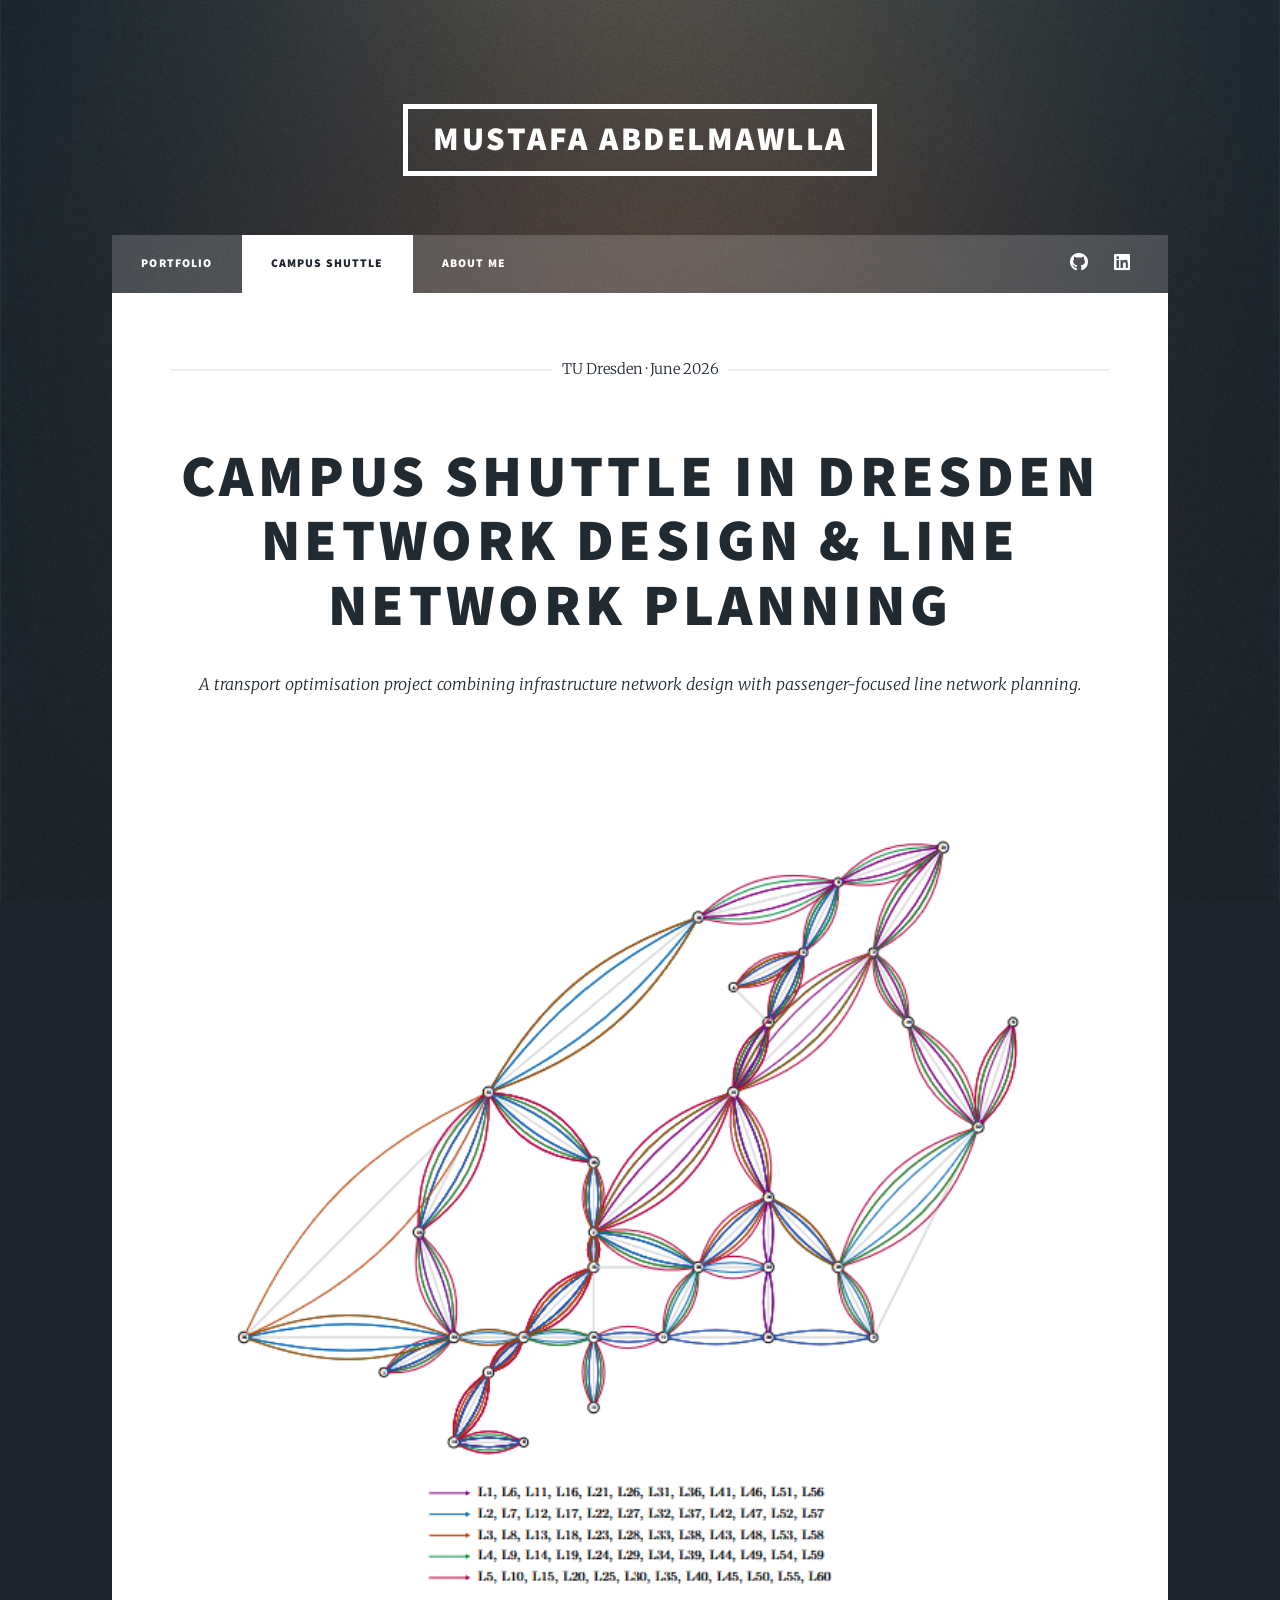
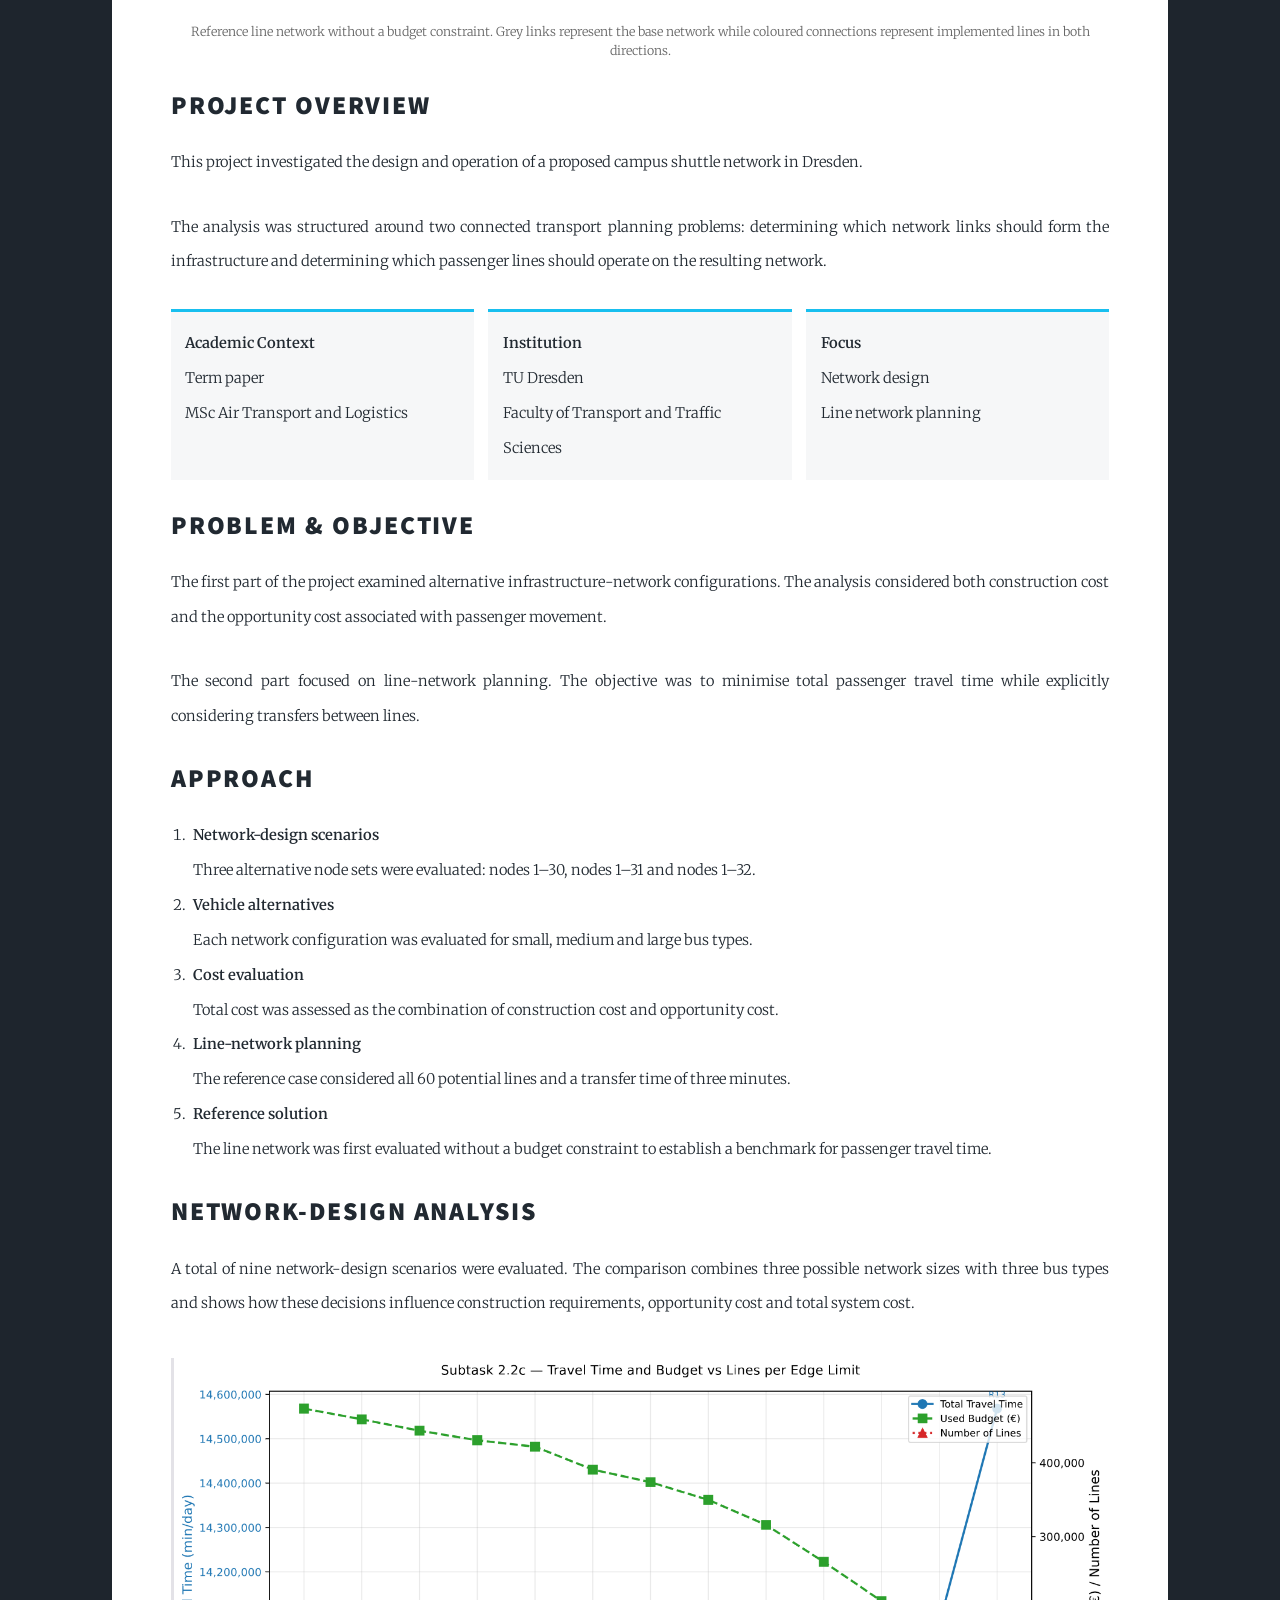
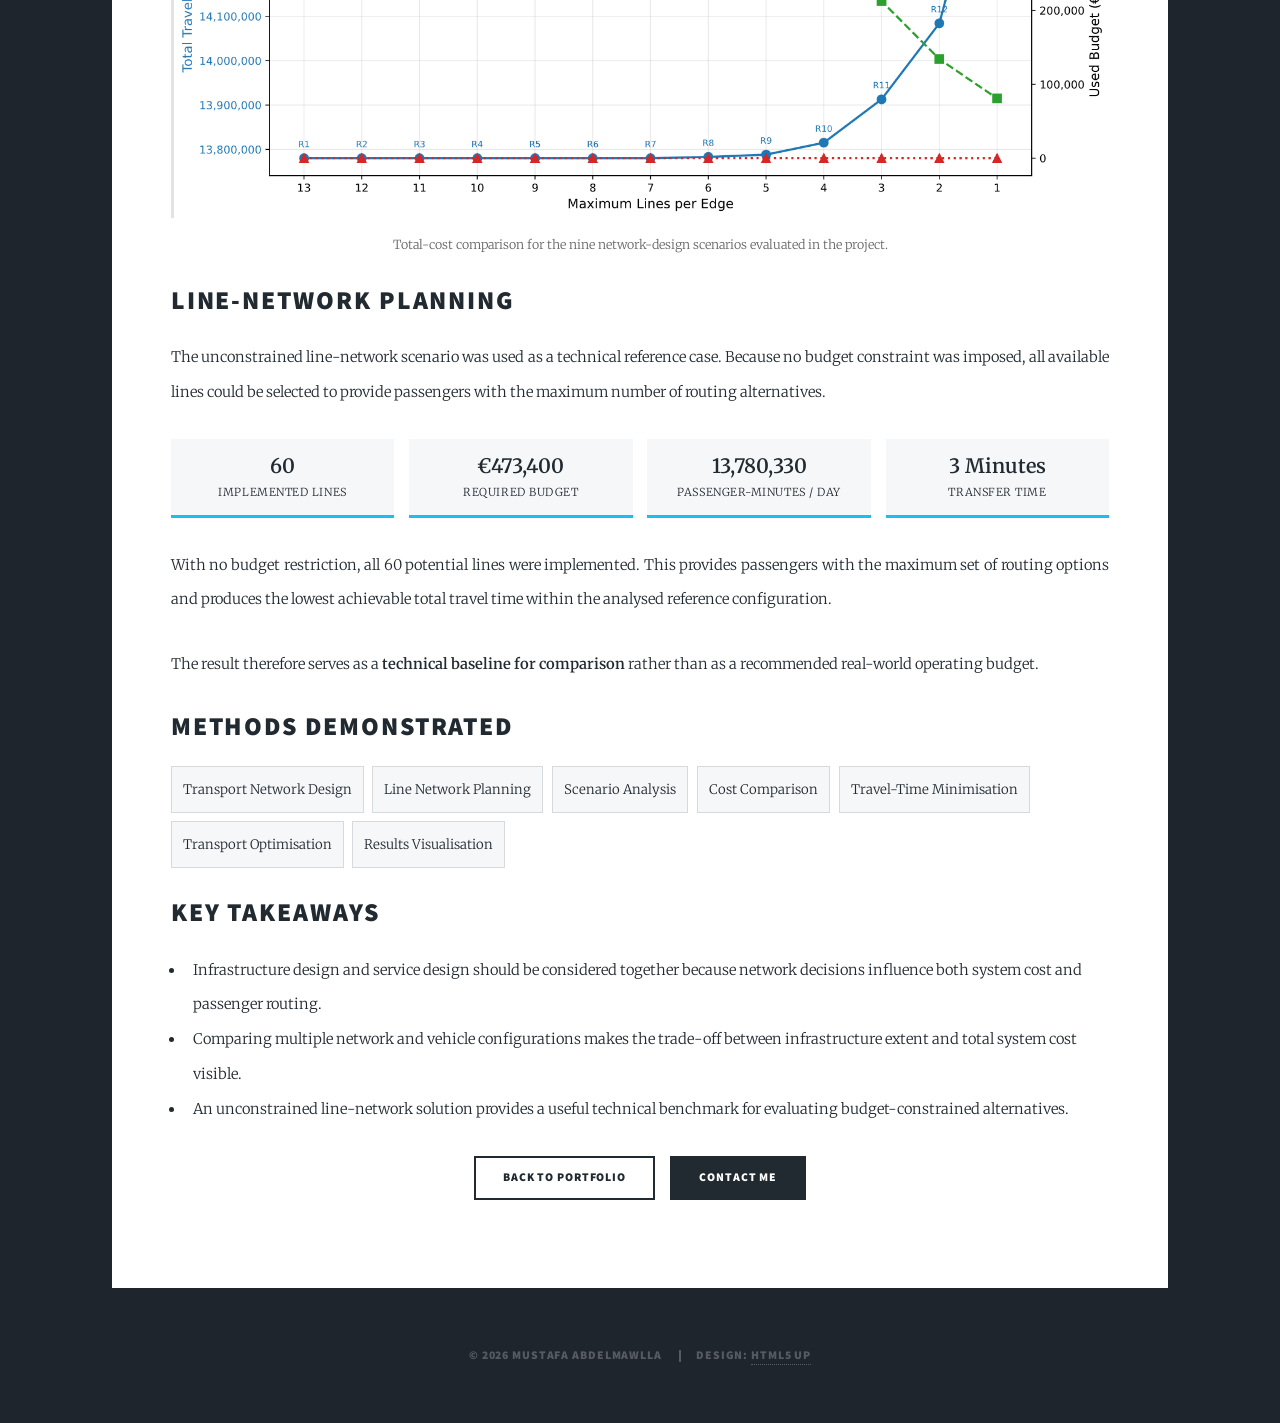
<file: campus-shuttle.html>
<!DOCTYPE HTML>
<html lang="en">

<head>
    <title>Campus Shuttle in Dresden | Mustafa Abdelmawlla</title>
    <meta charset="utf-8" />
    <meta name="viewport" content="width=device-width, initial-scale=1, user-scalable=no" />
    <meta name="description"
        content="TU Dresden project on campus shuttle network design and line network planning." />

    <link rel="stylesheet" href="assets/css/main.css" />
    <link rel="stylesheet" href="assets/css/portfolio-custom.css" />

    <noscript>
        <link rel="stylesheet" href="assets/css/noscript.css" />
    </noscript>
</head>

<body class="is-preload">

    <div id="wrapper">

        <header id="header">
            <a href="index.html" class="logo">Mustafa Abdelmawlla</a>
        </header>

        <nav id="nav">

            <ul class="links">
                <li>
                    <a href="index.html">Portfolio</a>
                </li>

                <li class="active">
                    <a href="campus-shuttle.html">Campus Shuttle</a>
                </li>

                <li>
                    <a href="generic.html">About Me</a>
                </li>
            </ul>

            <ul class="icons">

                <li>
                    <a href="https://github.com/mus-nasser"
                        class="icon brands fa-github">
                        <span class="label">GitHub</span>
                    </a>
                </li>

                <li>
                    <a href="https://www.linkedin.com/in/mawlla/"
                        class="icon brands fa-linkedin">
                        <span class="label">LinkedIn</span>
                    </a>
                </li>

            </ul>

        </nav>

        <div id="main">

            <section class="post">

                <header class="major">

                    <span class="date">
                        TU Dresden · June 2026
                    </span>

                    <h1>
                        Campus Shuttle in Dresden
                        <br />
                        Network Design &amp; Line Network Planning
                    </h1>

                    <p>
                        A transport optimisation project combining
                        infrastructure network design with
                        passenger-focused line network planning.
                    </p>

                </header>

                <span class="image fit">
                    <img
                        src="images/campus-shuttle-network-map.png"
                        alt="Campus shuttle line network in Dresden" />
                </span>

                <p class="image-caption">
                    Reference line network without a budget constraint.
                    Grey links represent the base network while coloured
                    connections represent implemented lines in both directions.
                </p>

                <h2>Project Overview</h2>

                <p>
                    This project investigated the design and operation of a
                    proposed campus shuttle network in Dresden.
                </p>

                <p>
                    The analysis was structured around two connected transport
                    planning problems: determining which network links should
                    form the infrastructure and determining which passenger
                    lines should operate on the resulting network.
                </p>

                <div class="project-meta">

                    <div>
                        <strong>Academic Context</strong>
                        <br />
                        Term paper
                        <br />
                        MSc Air Transport and Logistics
                    </div>

                    <div>
                        <strong>Institution</strong>
                        <br />
                        TU Dresden
                        <br />
                        Faculty of Transport and Traffic Sciences
                    </div>

                    <div>
                        <strong>Focus</strong>
                        <br />
                        Network design
                        <br />
                        Line network planning
                    </div>

                </div>

                <h2>Problem &amp; Objective</h2>

                <p>
                    The first part of the project examined alternative
                    infrastructure-network configurations. The analysis
                    considered both construction cost and the opportunity
                    cost associated with passenger movement.
                </p>

                <p>
                    The second part focused on line-network planning.
                    The objective was to minimise total passenger travel
                    time while explicitly considering transfers between lines.
                </p>

                <h2>Approach</h2>

                <ol>

                    <li>
                        <strong>Network-design scenarios</strong>
                        <br />
                        Three alternative node sets were evaluated:
                        nodes 1–30, nodes 1–31 and nodes 1–32.
                    </li>

                    <li>
                        <strong>Vehicle alternatives</strong>
                        <br />
                        Each network configuration was evaluated for
                        small, medium and large bus types.
                    </li>

                    <li>
                        <strong>Cost evaluation</strong>
                        <br />
                        Total cost was assessed as the combination of
                        construction cost and opportunity cost.
                    </li>

                    <li>
                        <strong>Line-network planning</strong>
                        <br />
                        The reference case considered all 60 potential
                        lines and a transfer time of three minutes.
                    </li>

                    <li>
                        <strong>Reference solution</strong>
                        <br />
                        The line network was first evaluated without a
                        budget constraint to establish a benchmark for
                        passenger travel time.
                    </li>

                </ol>

                <h2>Network-Design Analysis</h2>

                <p>
                    A total of nine network-design scenarios were evaluated.
                    The comparison combines three possible network sizes with
                    three bus types and shows how these decisions influence
                    construction requirements, opportunity cost and total
                    system cost.
                </p>

                <span class="image fit">
                    <img
                        src="images/campus-shuttle-network-design-results.png"
                        alt="Total cost comparison across nine campus shuttle network-design scenarios" />
                </span>

                <p class="image-caption">
                    Total-cost comparison for the nine network-design
                    scenarios evaluated in the project.
                </p>

                <h2>Line-Network Planning</h2>

                <p>
                    The unconstrained line-network scenario was used as a
                    technical reference case. Because no budget constraint
                    was imposed, all available lines could be selected to
                    provide passengers with the maximum number of routing
                    alternatives.
                </p>

                <div class="metrics-grid">

                    <div class="metric-box">
                        <strong>60</strong>
                        <span>Implemented Lines</span>
                    </div>

                    <div class="metric-box">
                        <strong>€473,400</strong>
                        <span>Required Budget</span>
                    </div>

                    <div class="metric-box">
                        <strong>13,780,330</strong>
                        <span>Passenger-Minutes / Day</span>
                    </div>

                    <div class="metric-box">
                        <strong>3 Minutes</strong>
                        <span>Transfer Time</span>
                    </div>

                </div>

                <p>
                    With no budget restriction, all 60 potential lines were
                    implemented. This provides passengers with the maximum
                    set of routing options and produces the lowest achievable
                    total travel time within the analysed reference
                    configuration.
                </p>

                <p>
                    The result therefore serves as a
                    <strong>technical baseline for comparison</strong>
                    rather than as a recommended real-world operating budget.
                </p>

                <h2>Methods Demonstrated</h2>

                <ul class="skill-tags">

                    <li>Transport Network Design</li>
                    <li>Line Network Planning</li>
                    <li>Scenario Analysis</li>
                    <li>Cost Comparison</li>
                    <li>Travel-Time Minimisation</li>
                    <li>Transport Optimisation</li>
                    <li>Results Visualisation</li>

                </ul>

                <h2>Key Takeaways</h2>

                <ul>

                    <li>
                        Infrastructure design and service design should be
                        considered together because network decisions influence
                        both system cost and passenger routing.
                    </li>

                    <li>
                        Comparing multiple network and vehicle configurations
                        makes the trade-off between infrastructure extent and
                        total system cost visible.
                    </li>

                    <li>
                        An unconstrained line-network solution provides a useful
                        technical benchmark for evaluating budget-constrained
                        alternatives.
                    </li>

                </ul>

                <ul class="actions special">

                    <li>
                        <a href="index.html" class="button">
                            Back to Portfolio
                        </a>
                    </li>

                    <li>
                        <a href="mailto:mustafa.abdelmawlla@gmail.com"
                            class="button primary">
                            Contact Me
                        </a>
                    </li>

                </ul>

            </section>

        </div>

        <div id="copyright">

            <ul>
                <li>&copy; 2026 Mustafa Abdelmawlla</li>

                <li>
                    Design:
                    <a href="https://html5up.net">HTML5 UP</a>
                </li>
            </ul>

        </div>

    </div>

    <script src="assets/js/jquery.min.js"></script>
    <script src="assets/js/jquery.scrollex.min.js"></script>
    <script src="assets/js/jquery.scrolly.min.js"></script>
    <script src="assets/js/browser.min.js"></script>
    <script src="assets/js/breakpoints.min.js"></script>
    <script src="assets/js/util.js"></script>
    <script src="assets/js/main.js"></script>

</body>

</html>
</file>
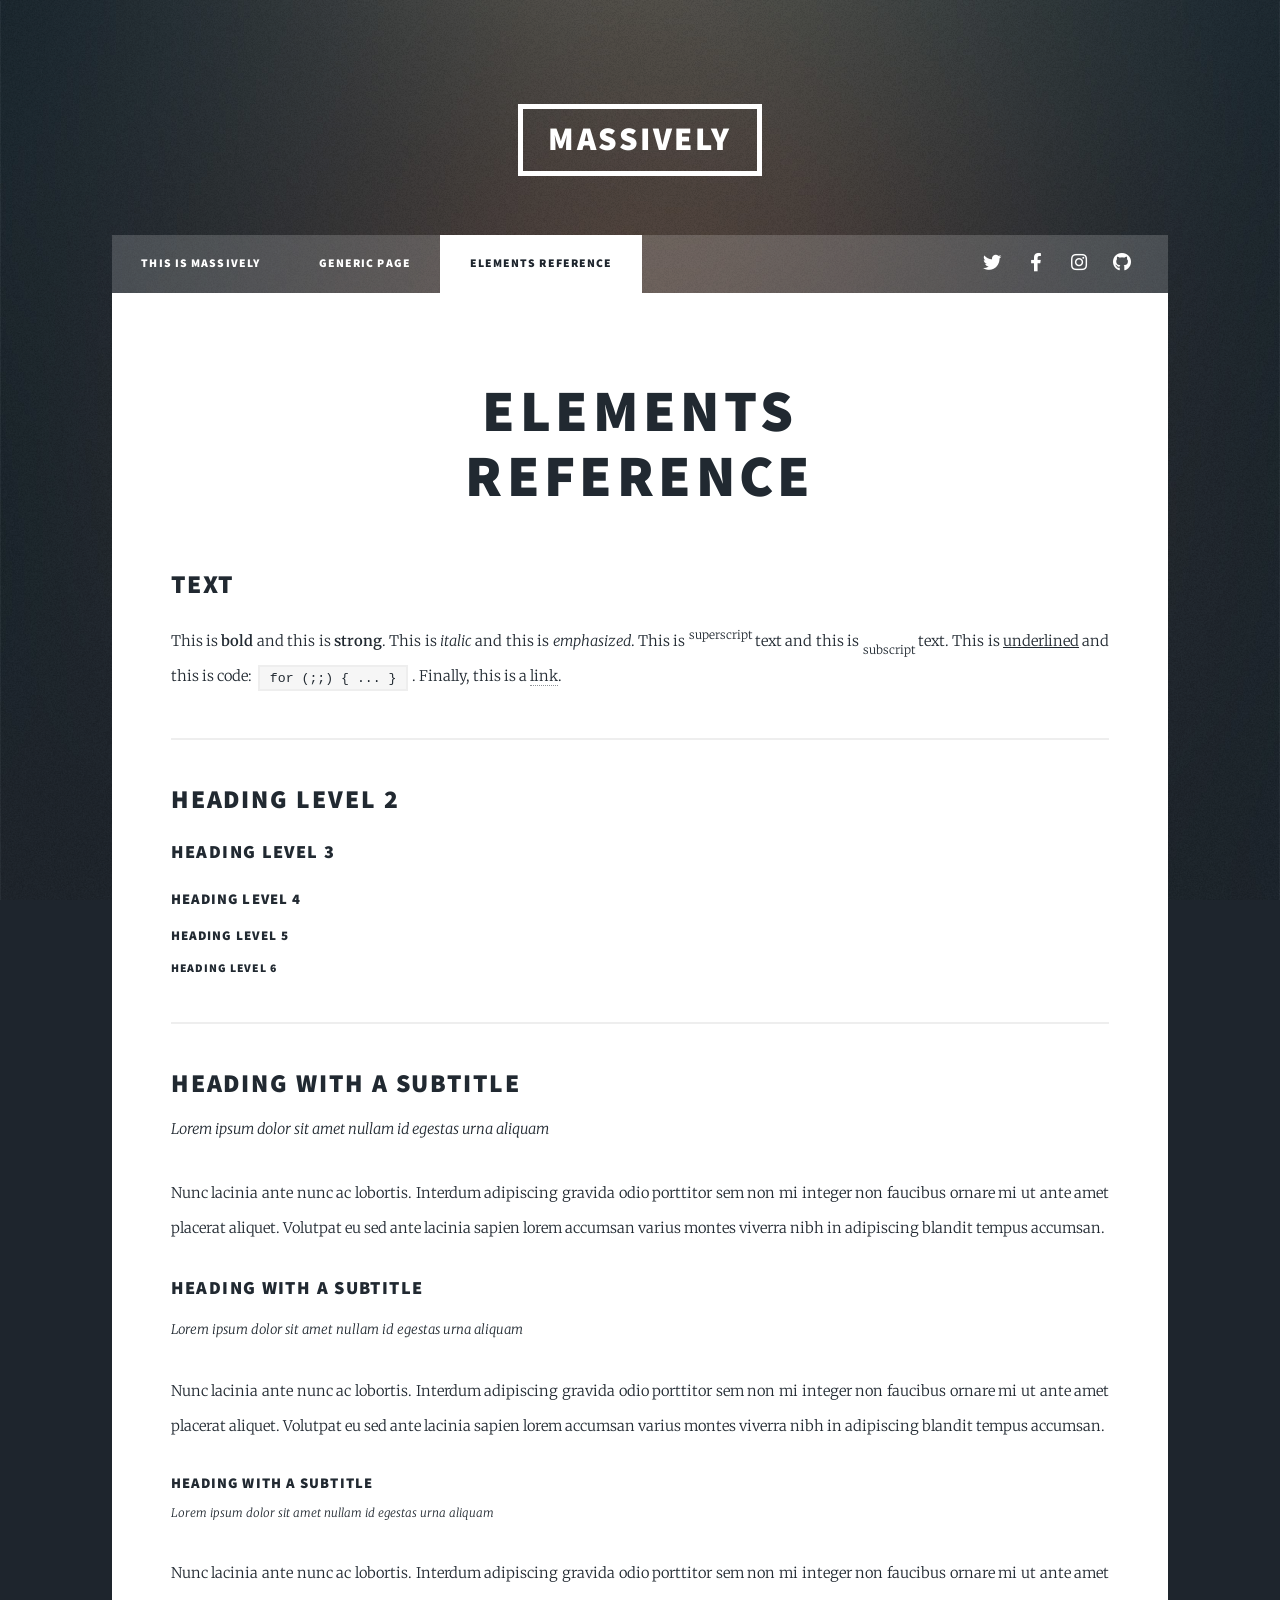
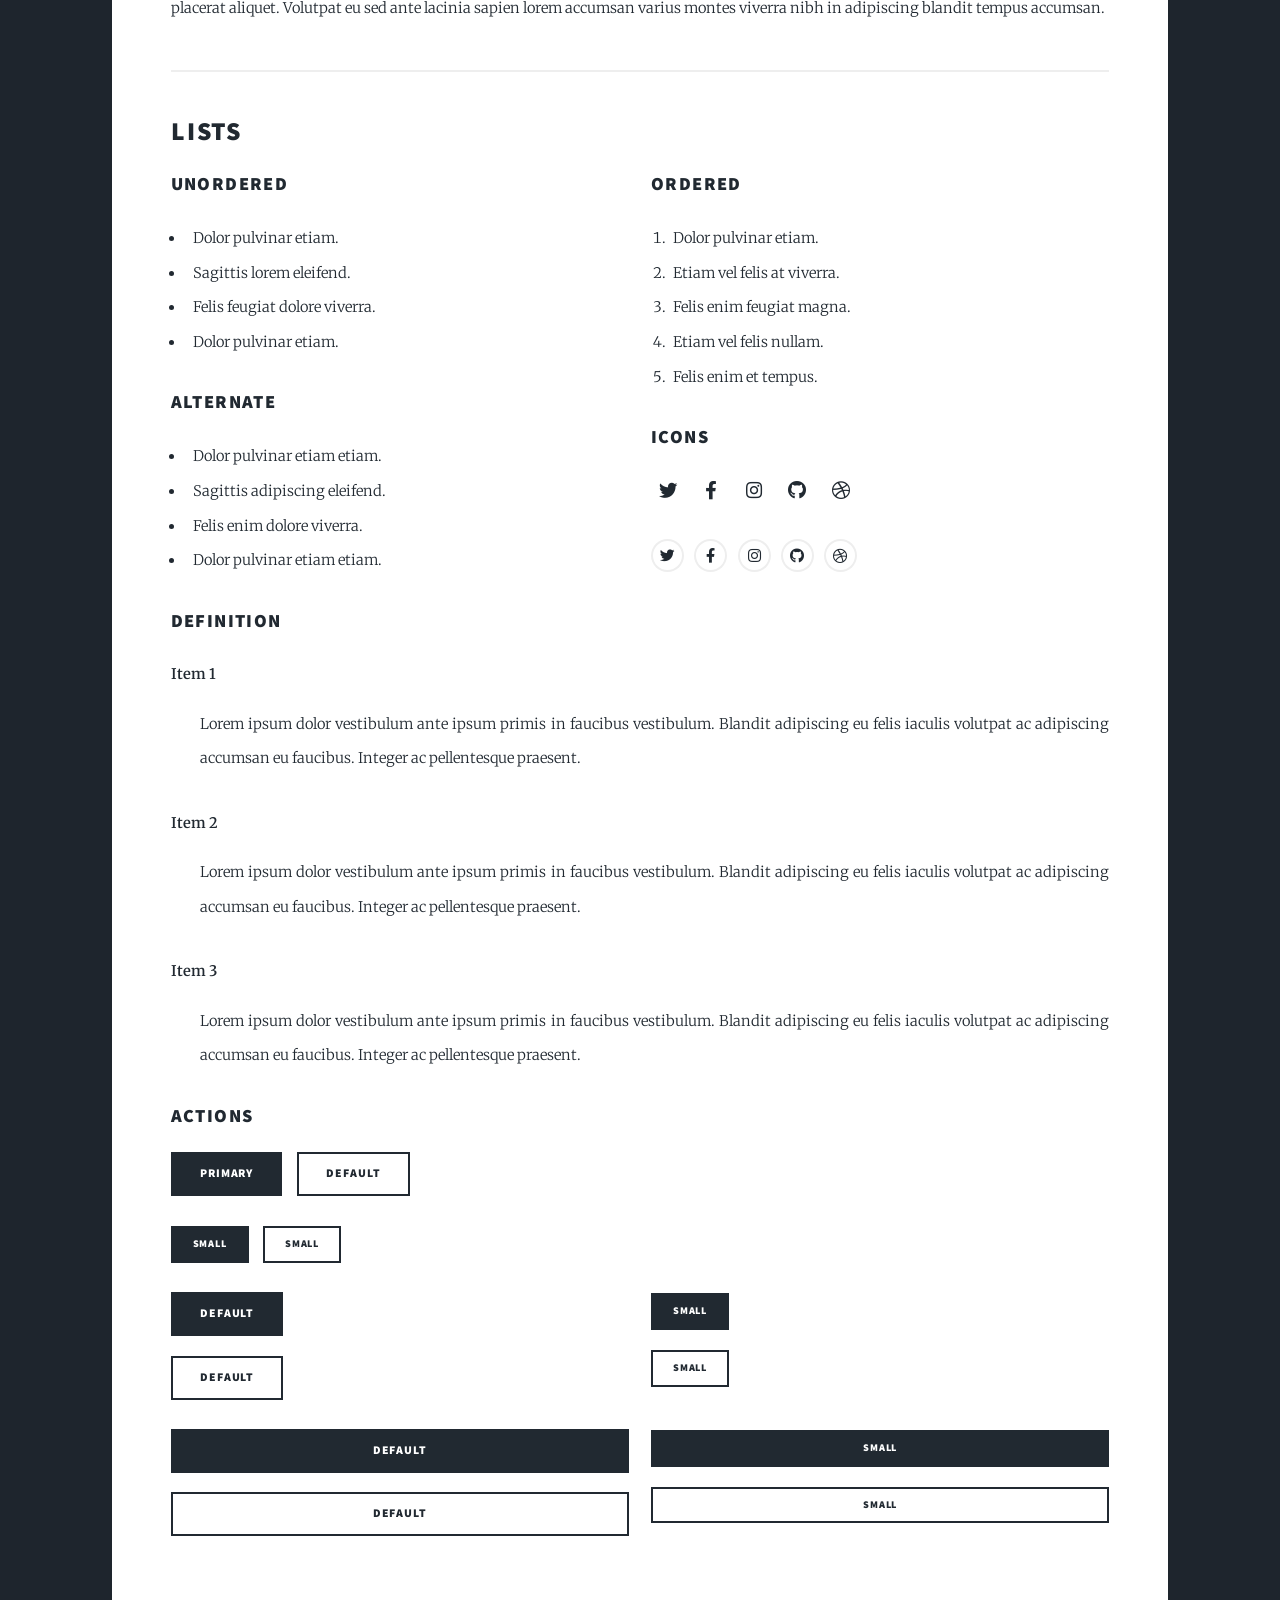
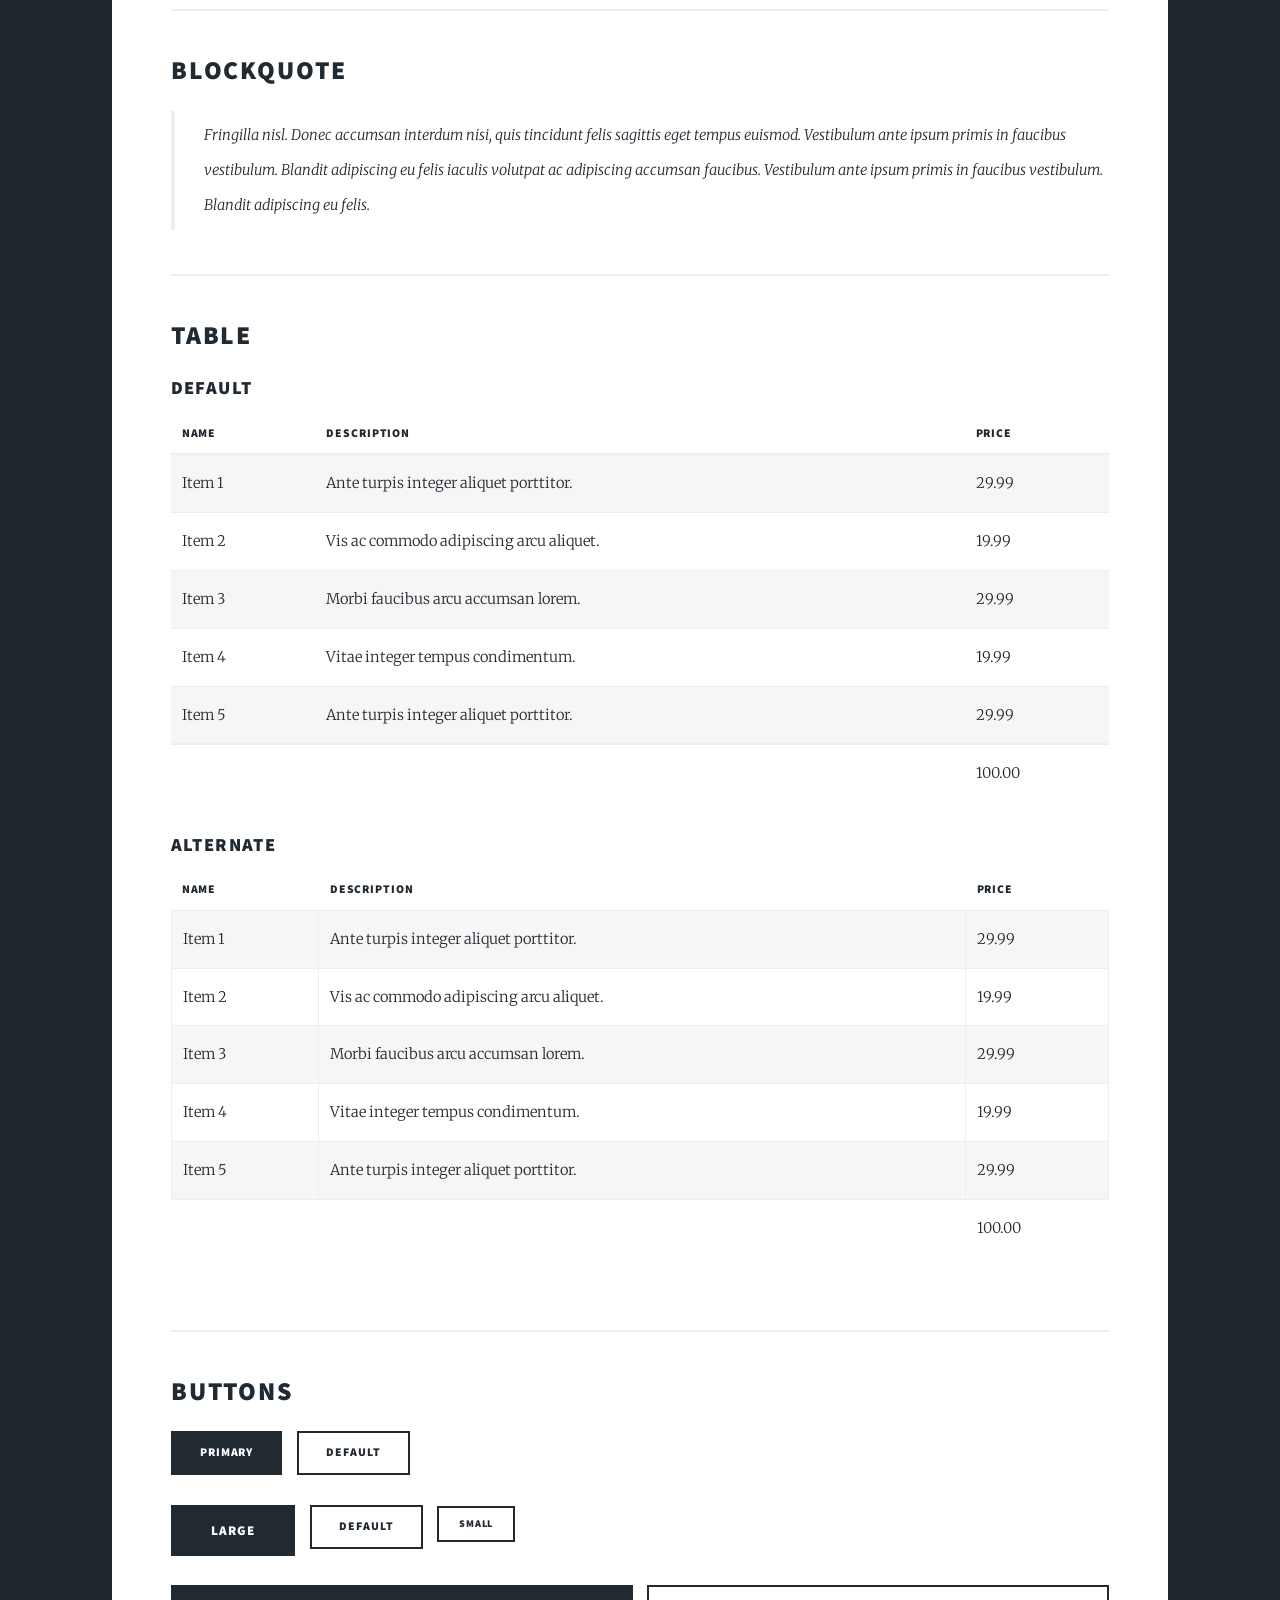
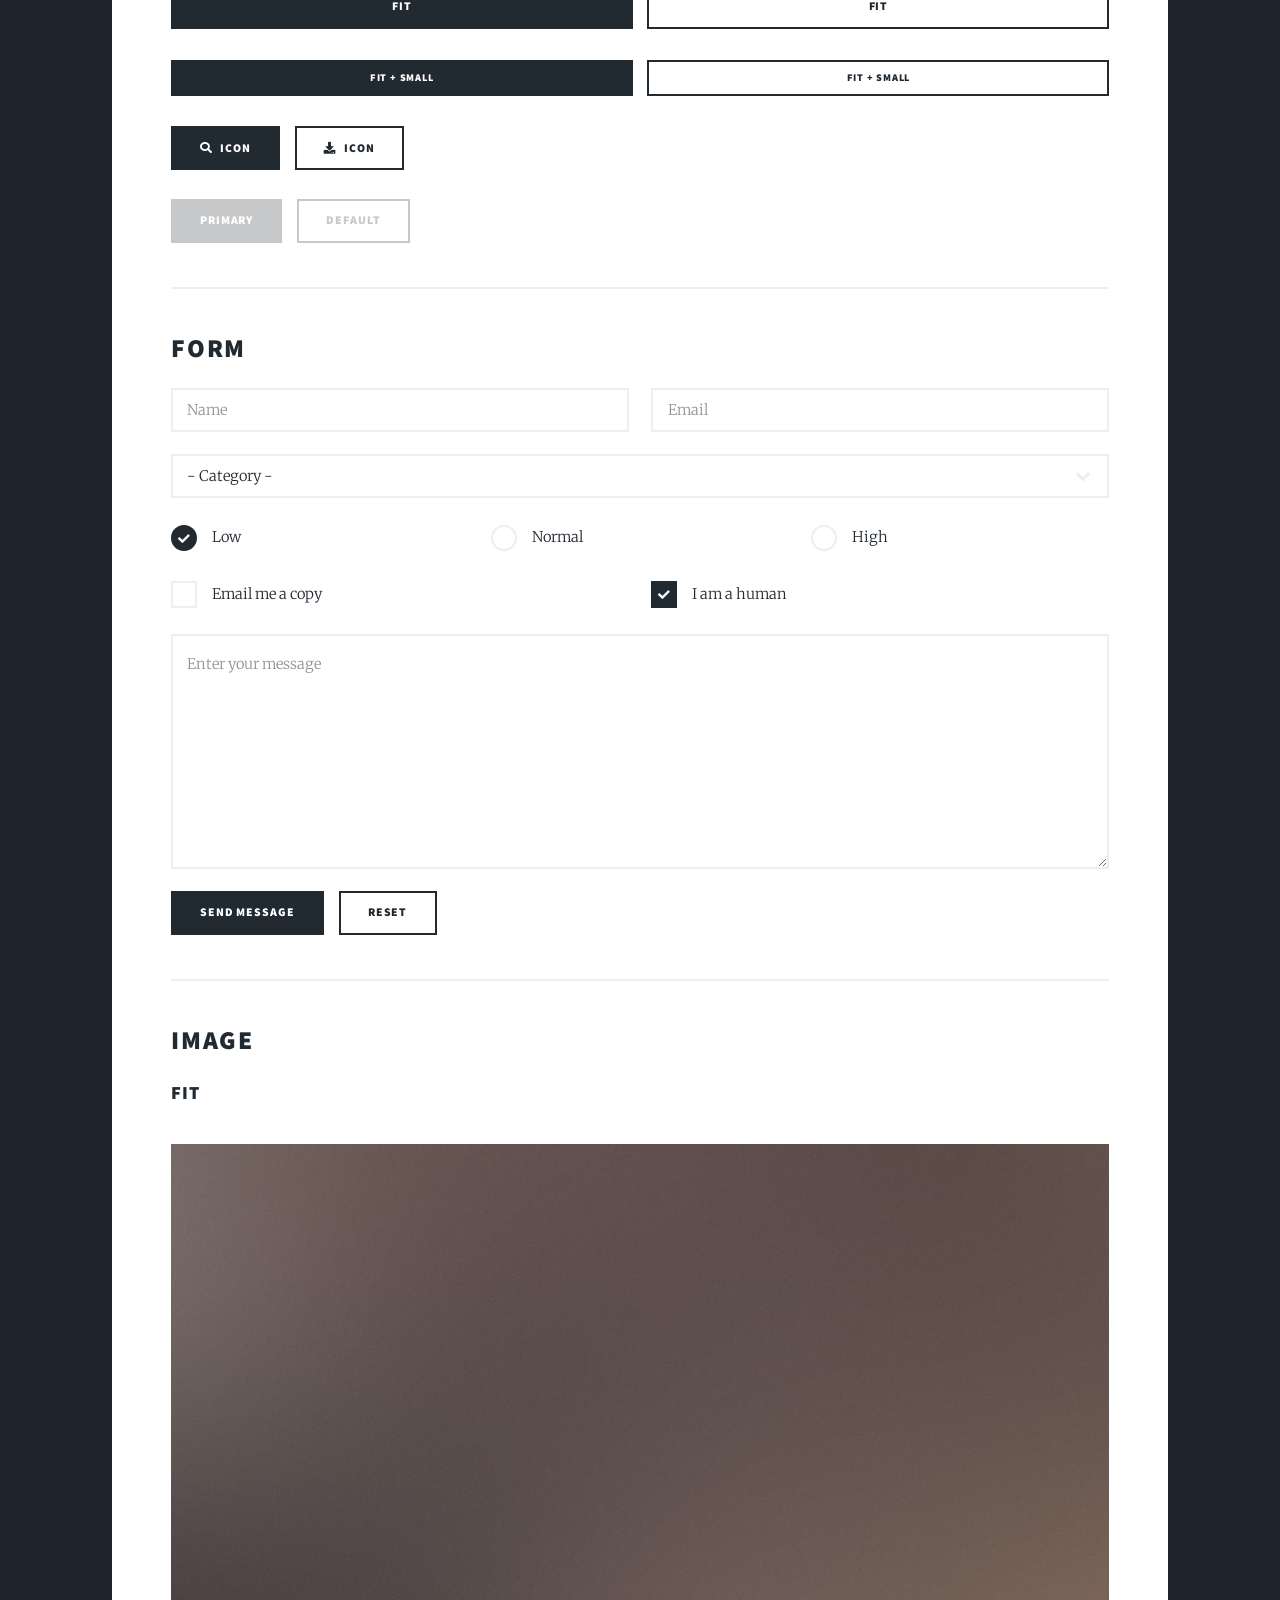
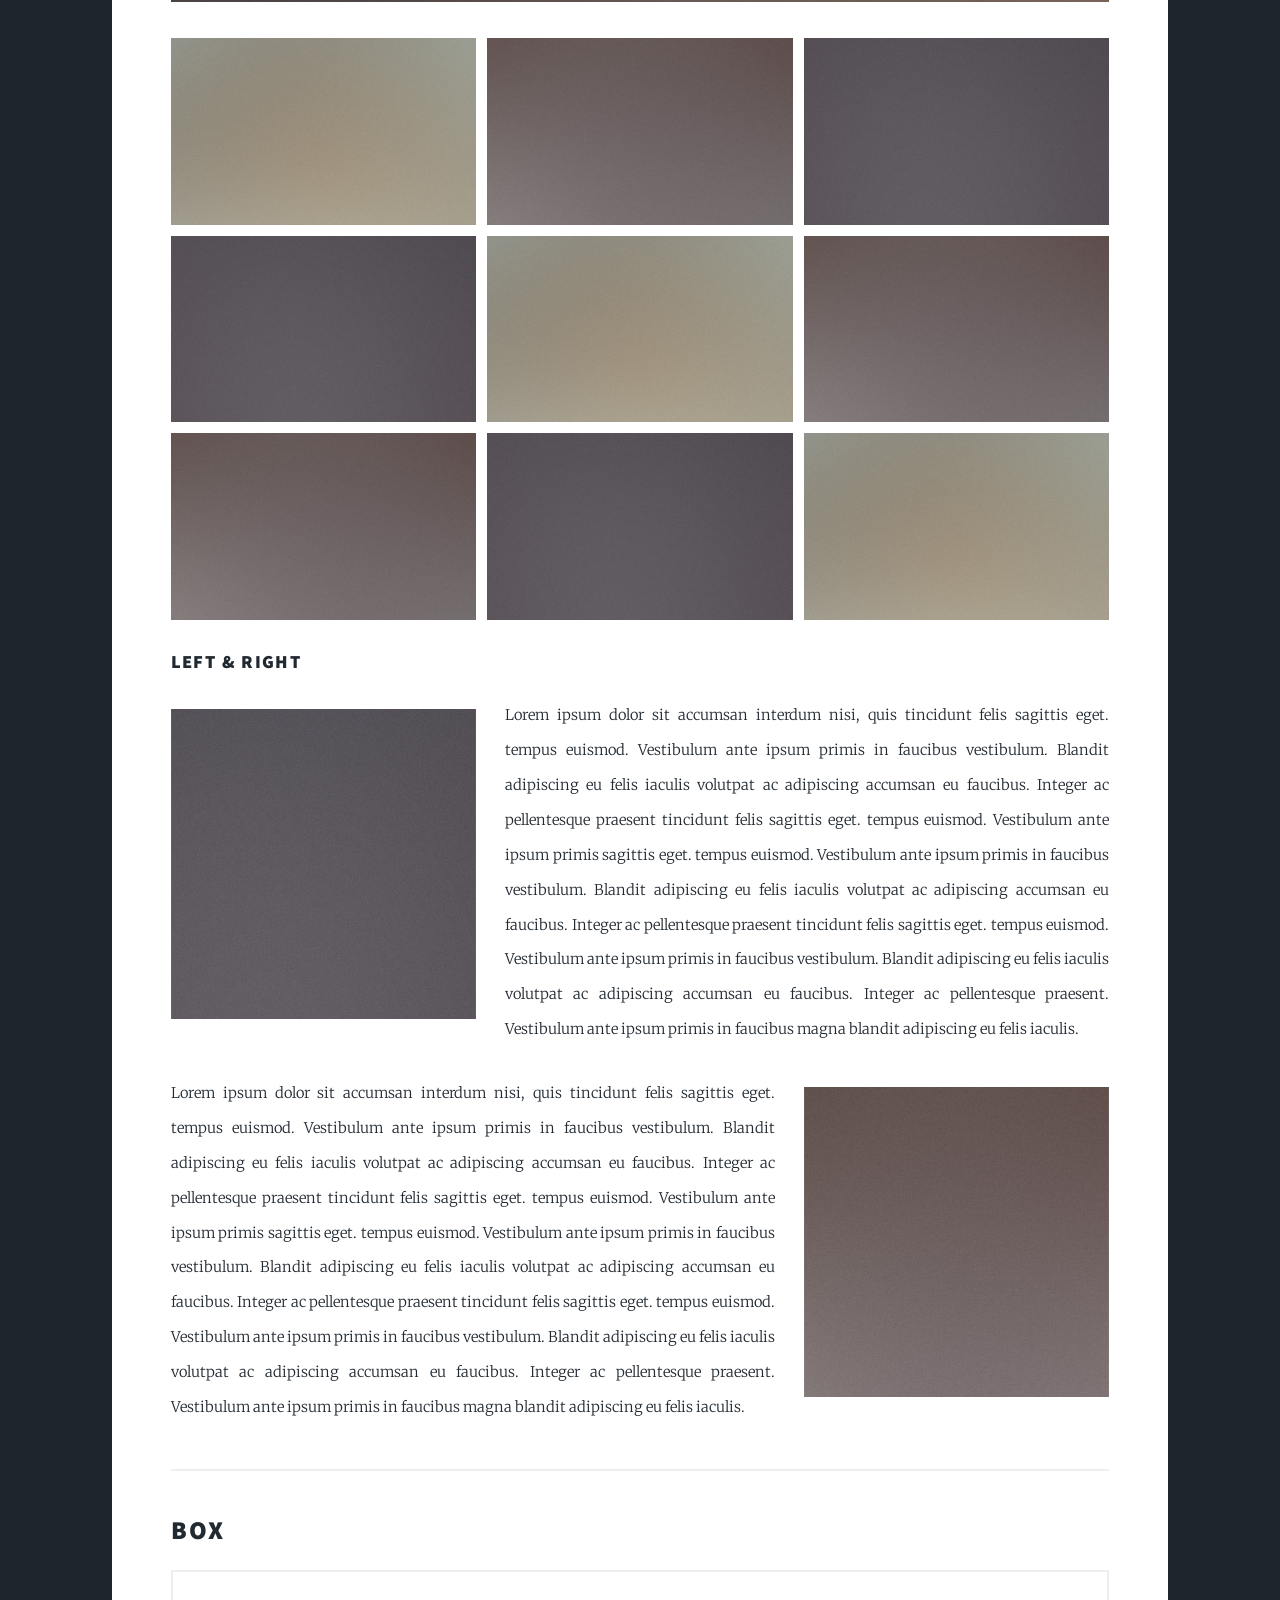
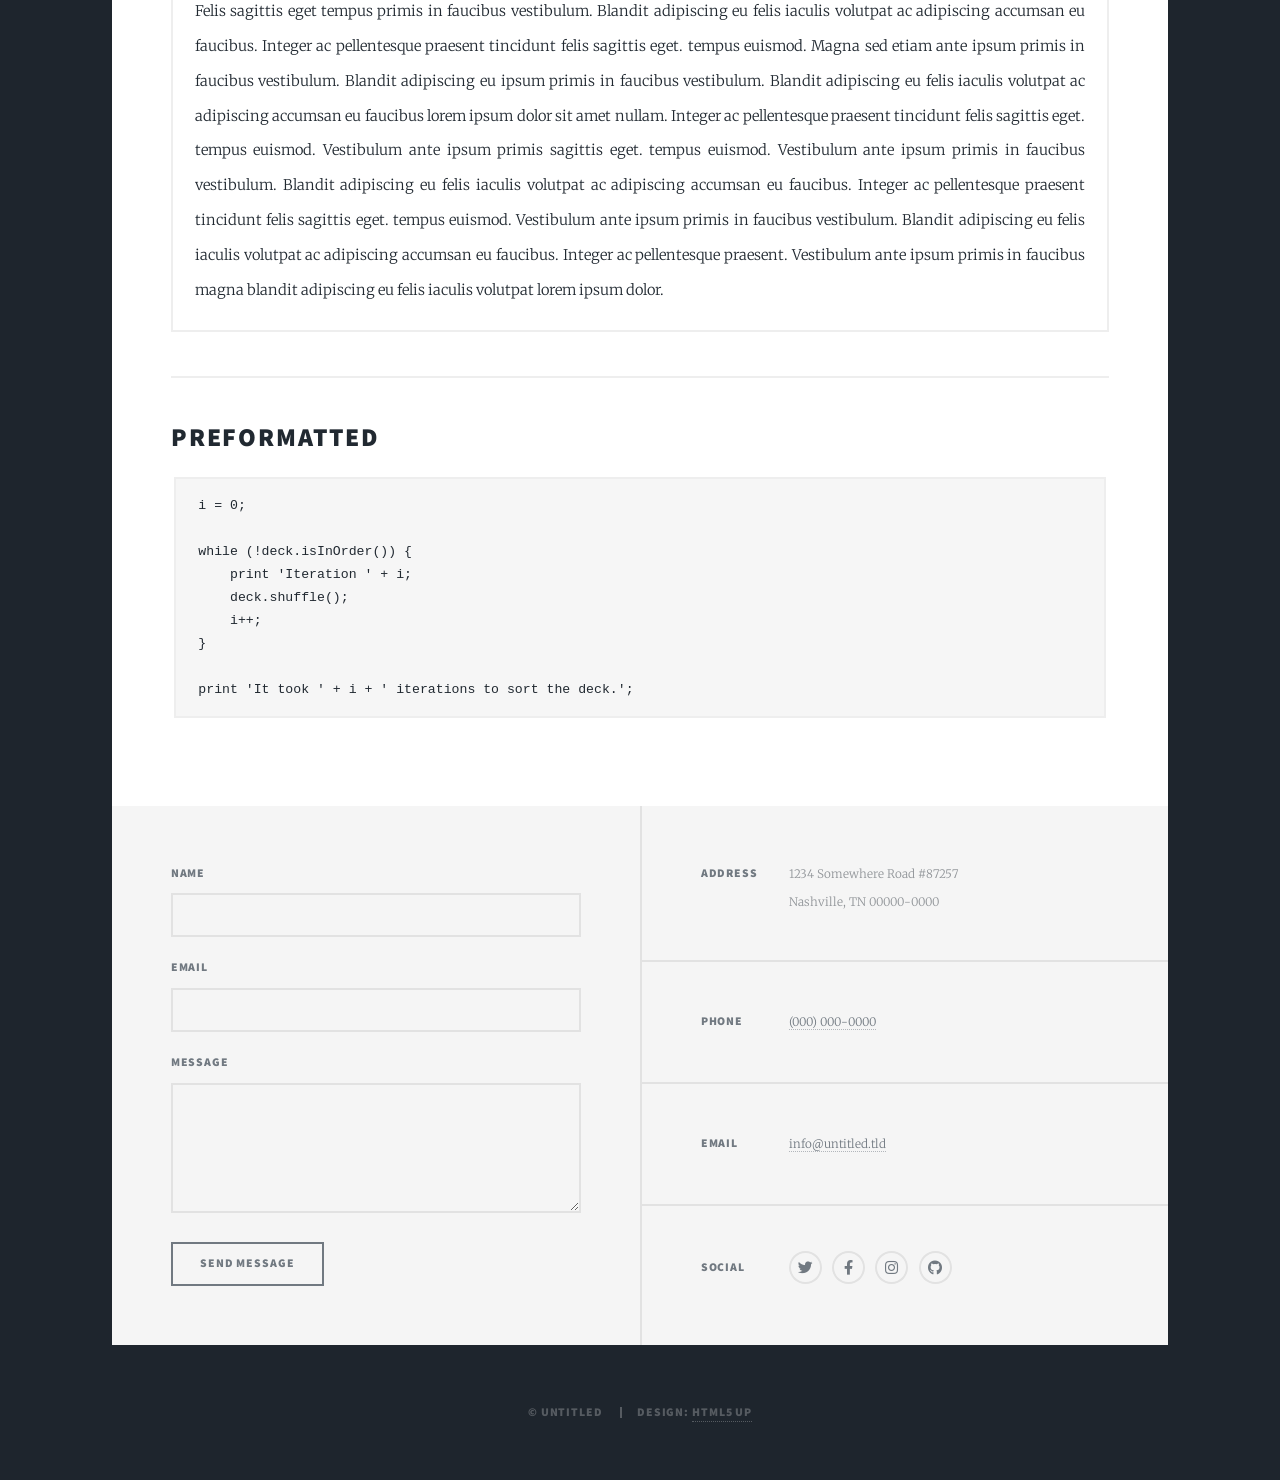
<file: elements.html>
<!DOCTYPE HTML>
<!--
	Massively by HTML5 UP
	html5up.net | @ajlkn
	Free for personal and commercial use under the CCA 3.0 license (html5up.net/license)
-->
<html>

<head>
	<title>Elements Reference - Massively by HTML5 UP</title>
	<meta charset="utf-8" />
	<meta name="viewport" content="width=device-width, initial-scale=1, user-scalable=no" />
	<link rel="stylesheet" href="assets/css/main.css" />
	<noscript>
		<link rel="stylesheet" href="assets/css/noscript.css" />
	</noscript>
</head>

<body class="is-preload">

	<!-- Wrapper -->
	<div id="wrapper">

		<!-- Header -->
		<header id="header">
			<a href="index.html" class="logo">Massively</a>
		</header>

		<!-- Nav -->
		<nav id="nav">
			<ul class="links">
				<li><a href="index.html">This is Massively</a></li>
				<li><a href="generic.html">Generic Page</a></li>
				<li class="active"><a href="elements.html">Elements Reference</a></li>
			</ul>
			<ul class="icons">
				<li><a href="#" class="icon brands fa-twitter"><span class="label">Twitter</span></a></li>
				<li><a href="#" class="icon brands fa-facebook-f"><span class="label">Facebook</span></a></li>
				<li><a href="#" class="icon brands fa-instagram"><span class="label">Instagram</span></a></li>
				<li><a href="#" class="icon brands fa-github"><span class="label">GitHub</span></a></li>
			</ul>
		</nav>

		<!-- Main -->
		<div id="main">

			<!-- Post -->
			<section class="post">
				<header class="major">
					<h1>Elements<br />
						Reference</h1>
				</header>

				<!-- Text stuff -->
				<h2>Text</h2>
				<p>This is <b>bold</b> and this is <strong>strong</strong>. This is <i>italic</i> and this is
					<em>emphasized</em>.
					This is <sup>superscript</sup> text and this is <sub>subscript</sub> text.
					This is <u>underlined</u> and this is code: <code>for (;;) { ... }</code>.
					Finally, this is a <a href="#">link</a>.</p>
				<hr />
				<h2>Heading Level 2</h2>
				<h3>Heading Level 3</h3>
				<h4>Heading Level 4</h4>
				<h5>Heading Level 5</h5>
				<h6>Heading Level 6</h6>
				<hr />
				<header>
					<h2>Heading with a Subtitle</h2>
					<p>Lorem ipsum dolor sit amet nullam id egestas urna aliquam</p>
				</header>
				<p>Nunc lacinia ante nunc ac lobortis. Interdum adipiscing gravida odio porttitor sem non mi integer non
					faucibus ornare mi ut ante amet placerat aliquet. Volutpat eu sed ante lacinia sapien lorem accumsan
					varius montes viverra nibh in adipiscing blandit tempus accumsan.</p>
				<header>
					<h3>Heading with a Subtitle</h3>
					<p>Lorem ipsum dolor sit amet nullam id egestas urna aliquam</p>
				</header>
				<p>Nunc lacinia ante nunc ac lobortis. Interdum adipiscing gravida odio porttitor sem non mi integer non
					faucibus ornare mi ut ante amet placerat aliquet. Volutpat eu sed ante lacinia sapien lorem accumsan
					varius montes viverra nibh in adipiscing blandit tempus accumsan.</p>
				<header>
					<h4>Heading with a Subtitle</h4>
					<p>Lorem ipsum dolor sit amet nullam id egestas urna aliquam</p>
				</header>
				<p>Nunc lacinia ante nunc ac lobortis. Interdum adipiscing gravida odio porttitor sem non mi integer non
					faucibus ornare mi ut ante amet placerat aliquet. Volutpat eu sed ante lacinia sapien lorem accumsan
					varius montes viverra nibh in adipiscing blandit tempus accumsan.</p>

				<hr />

				<!-- Lists -->
				<h2>Lists</h2>
				<div class="row">
					<div class="col-6 col-12-small">

						<h3>Unordered</h3>
						<ul>
							<li>Dolor pulvinar etiam.</li>
							<li>Sagittis lorem eleifend.</li>
							<li>Felis feugiat dolore viverra.</li>
							<li>Dolor pulvinar etiam.</li>
						</ul>

						<h3>Alternate</h3>
						<ul class="alt">
							<li>Dolor pulvinar etiam etiam.</li>
							<li>Sagittis adipiscing eleifend.</li>
							<li>Felis enim dolore viverra.</li>
							<li>Dolor pulvinar etiam etiam.</li>
						</ul>

					</div>
					<div class="col-6 col-12-small">

						<h3>Ordered</h3>
						<ol>
							<li>Dolor pulvinar etiam.</li>
							<li>Etiam vel felis at viverra.</li>
							<li>Felis enim feugiat magna.</li>
							<li>Etiam vel felis nullam.</li>
							<li>Felis enim et tempus.</li>
						</ol>

						<h3>Icons</h3>
						<ul class="icons">
							<li><a href="#" class="icon brands fa-twitter"><span class="label">Twitter</span></a></li>
							<li><a href="#" class="icon brands fa-facebook-f"><span class="label">Facebook</span></a>
							</li>
							<li><a href="#" class="icon brands fa-instagram"><span class="label">Instagram</span></a>
							</li>
							<li><a href="#" class="icon brands fa-github"><span class="label">Github</span></a></li>
							<li><a href="#" class="icon brands fa-dribbble"><span class="label">Dribbble</span></a></li>
						</ul>
						<ul class="icons alt">
							<li><a href="#" class="icon brands alt fa-twitter"><span class="label">Twitter</span></a>
							</li>
							<li><a href="#" class="icon brands alt fa-facebook-f"><span
										class="label">Facebook</span></a></li>
							<li><a href="#" class="icon brands alt fa-instagram"><span
										class="label">Instagram</span></a></li>
							<li><a href="#" class="icon brands alt fa-github"><span class="label">Github</span></a></li>
							<li><a href="#" class="icon brands alt fa-dribbble"><span class="label">Dribbble</span></a>
							</li>
						</ul>

					</div>
				</div>
				<h3>Definition</h3>
				<dl>
					<dt>Item 1</dt>
					<dd>
						<p>Lorem ipsum dolor vestibulum ante ipsum primis in faucibus vestibulum. Blandit adipiscing eu
							felis iaculis volutpat ac adipiscing accumsan eu faucibus. Integer ac pellentesque praesent.
						</p>
					</dd>
					<dt>Item 2</dt>
					<dd>
						<p>Lorem ipsum dolor vestibulum ante ipsum primis in faucibus vestibulum. Blandit adipiscing eu
							felis iaculis volutpat ac adipiscing accumsan eu faucibus. Integer ac pellentesque praesent.
						</p>
					</dd>
					<dt>Item 3</dt>
					<dd>
						<p>Lorem ipsum dolor vestibulum ante ipsum primis in faucibus vestibulum. Blandit adipiscing eu
							felis iaculis volutpat ac adipiscing accumsan eu faucibus. Integer ac pellentesque praesent.
						</p>
					</dd>
				</dl>

				<h3>Actions</h3>
				<ul class="actions">
					<li><a href="#" class="button primary">Primary</a></li>
					<li><a href="#" class="button">Default</a></li>
				</ul>
				<ul class="actions small">
					<li><a href="#" class="button primary small">Small</a></li>
					<li><a href="#" class="button small">Small</a></li>
				</ul>
				<div class="row">
					<div class="col-6 col-12-small">
						<ul class="actions stacked">
							<li><a href="#" class="button primary">Default</a></li>
							<li><a href="#" class="button">Default</a></li>
						</ul>
					</div>
					<div class="col-6 col-12-small">
						<ul class="actions stacked">
							<li><a href="#" class="button primary small">Small</a></li>
							<li><a href="#" class="button small">Small</a></li>
						</ul>
					</div>
				</div>
				<div class="row">
					<div class="col-6 col-12-small">
						<ul class="actions stacked">
							<li><a href="#" class="button primary fit">Default</a></li>
							<li><a href="#" class="button fit">Default</a></li>
						</ul>
					</div>
					<div class="col-6 col-12-small">
						<ul class="actions stacked">
							<li><a href="#" class="button primary small fit">Small</a></li>
							<li><a href="#" class="button small fit">Small</a></li>
						</ul>
					</div>
				</div>

				<hr />

				<!-- Blockquote -->
				<h2>Blockquote</h2>
				<blockquote>Fringilla nisl. Donec accumsan interdum nisi, quis tincidunt felis sagittis eget tempus
					euismod. Vestibulum ante ipsum primis in faucibus vestibulum. Blandit adipiscing eu felis iaculis
					volutpat ac adipiscing accumsan faucibus. Vestibulum ante ipsum primis in faucibus vestibulum.
					Blandit adipiscing eu felis.</blockquote>

				<hr />

				<!-- Table -->
				<h2>Table</h2>

				<h3>Default</h3>
				<div class="table-wrapper">
					<table>
						<thead>
							<tr>
								<th>Name</th>
								<th>Description</th>
								<th>Price</th>
							</tr>
						</thead>
						<tbody>
							<tr>
								<td>Item 1</td>
								<td>Ante turpis integer aliquet porttitor.</td>
								<td>29.99</td>
							</tr>
							<tr>
								<td>Item 2</td>
								<td>Vis ac commodo adipiscing arcu aliquet.</td>
								<td>19.99</td>
							</tr>
							<tr>
								<td>Item 3</td>
								<td> Morbi faucibus arcu accumsan lorem.</td>
								<td>29.99</td>
							</tr>
							<tr>
								<td>Item 4</td>
								<td>Vitae integer tempus condimentum.</td>
								<td>19.99</td>
							</tr>
							<tr>
								<td>Item 5</td>
								<td>Ante turpis integer aliquet porttitor.</td>
								<td>29.99</td>
							</tr>
						</tbody>
						<tfoot>
							<tr>
								<td colspan="2"></td>
								<td>100.00</td>
							</tr>
						</tfoot>
					</table>
				</div>

				<h3>Alternate</h3>
				<div class="table-wrapper">
					<table class="alt">
						<thead>
							<tr>
								<th>Name</th>
								<th>Description</th>
								<th>Price</th>
							</tr>
						</thead>
						<tbody>
							<tr>
								<td>Item 1</td>
								<td>Ante turpis integer aliquet porttitor.</td>
								<td>29.99</td>
							</tr>
							<tr>
								<td>Item 2</td>
								<td>Vis ac commodo adipiscing arcu aliquet.</td>
								<td>19.99</td>
							</tr>
							<tr>
								<td>Item 3</td>
								<td> Morbi faucibus arcu accumsan lorem.</td>
								<td>29.99</td>
							</tr>
							<tr>
								<td>Item 4</td>
								<td>Vitae integer tempus condimentum.</td>
								<td>19.99</td>
							</tr>
							<tr>
								<td>Item 5</td>
								<td>Ante turpis integer aliquet porttitor.</td>
								<td>29.99</td>
							</tr>
						</tbody>
						<tfoot>
							<tr>
								<td colspan="2"></td>
								<td>100.00</td>
							</tr>
						</tfoot>
					</table>
				</div>

				<hr />

				<!-- Buttons -->
				<h2>Buttons</h2>
				<ul class="actions">
					<li><a href="#" class="button primary">Primary</a></li>
					<li><a href="#" class="button">Default</a></li>
				</ul>
				<ul class="actions">
					<li><a href="#" class="button primary large">Large</a></li>
					<li><a href="#" class="button">Default</a></li>
					<li><a href="#" class="button small">Small</a></li>
				</ul>
				<ul class="actions fit">
					<li><a href="#" class="button primary fit">Fit</a></li>
					<li><a href="#" class="button fit">Fit</a></li>
				</ul>
				<ul class="actions fit small">
					<li><a href="#" class="button primary fit small">Fit + Small</a></li>
					<li><a href="#" class="button fit small">Fit + Small</a></li>
				</ul>
				<ul class="actions">
					<li><a href="#" class="button primary icon solid fa-search">Icon</a></li>
					<li><a href="#" class="button icon solid fa-download">Icon</a></li>
				</ul>
				<ul class="actions">
					<li><span class="button primary disabled">Primary</span></li>
					<li><span class="button disabled">Default</span></li>
				</ul>

				<hr />

				<!-- Form -->
				<h2>Form</h2>

				<form method="post" action="#">
					<div class="row gtr-uniform">
						<div class="col-6 col-12-xsmall">
							<input type="text" name="demo-name" id="demo-name" value="" placeholder="Name" />
						</div>
						<div class="col-6 col-12-xsmall">
							<input type="email" name="demo-email" id="demo-email" value="" placeholder="Email" />
						</div>
						<!-- Break -->
						<div class="col-12">
							<select name="demo-category" id="demo-category">
								<option value="">- Category -</option>
								<option value="1">Manufacturing</option>
								<option value="1">Shipping</option>
								<option value="1">Administration</option>
								<option value="1">Human Resources</option>
							</select>
						</div>
						<!-- Break -->
						<div class="col-4 col-12-small">
							<input type="radio" id="demo-priority-low" name="demo-priority" checked>
							<label for="demo-priority-low">Low</label>
						</div>
						<div class="col-4 col-12-small">
							<input type="radio" id="demo-priority-normal" name="demo-priority">
							<label for="demo-priority-normal">Normal</label>
						</div>
						<div class="col-4 col-12-small">
							<input type="radio" id="demo-priority-high" name="demo-priority">
							<label for="demo-priority-high">High</label>
						</div>
						<!-- Break -->
						<div class="col-6 col-12-small">
							<input type="checkbox" id="demo-copy" name="demo-copy">
							<label for="demo-copy">Email me a copy</label>
						</div>
						<div class="col-6 col-12-small">
							<input type="checkbox" id="demo-human" name="demo-human" checked>
							<label for="demo-human">I am a human</label>
						</div>
						<!-- Break -->
						<div class="col-12">
							<textarea name="demo-message" id="demo-message" placeholder="Enter your message"
								rows="6"></textarea>
						</div>
						<!-- Break -->
						<div class="col-12">
							<ul class="actions">
								<li><input type="submit" value="Send Message" class="primary" /></li>
								<li><input type="reset" value="Reset" /></li>
							</ul>
						</div>
					</div>
				</form>

				<hr />

				<!-- Image -->
				<h2>Image</h2>

				<h3>Fit</h3>
				<span class="image fit"><img src="images/pic01.jpg" alt="" /></span>
				<div class="box alt">
					<div class="row gtr-50 gtr-uniform">
						<div class="col-4"><span class="image fit"><img src="images/pic02.jpg" alt="" /></span></div>
						<div class="col-4"><span class="image fit"><img src="images/pic03.jpg" alt="" /></span></div>
						<div class="col-4"><span class="image fit"><img src="images/pic04.jpg" alt="" /></span></div>
						<!-- Break -->
						<div class="col-4"><span class="image fit"><img src="images/pic04.jpg" alt="" /></span></div>
						<div class="col-4"><span class="image fit"><img src="images/pic02.jpg" alt="" /></span></div>
						<div class="col-4"><span class="image fit"><img src="images/pic03.jpg" alt="" /></span></div>
						<!-- Break -->
						<div class="col-4"><span class="image fit"><img src="images/pic03.jpg" alt="" /></span></div>
						<div class="col-4"><span class="image fit"><img src="images/pic04.jpg" alt="" /></span></div>
						<div class="col-4"><span class="image fit"><img src="images/pic02.jpg" alt="" /></span></div>
					</div>
				</div>

				<h3>Left &amp; Right</h3>
				<p><span class="image left"><img src="images/pic08.jpg" alt="" /></span>Lorem ipsum dolor sit accumsan
					interdum nisi, quis tincidunt felis sagittis eget. tempus euismod. Vestibulum ante ipsum primis in
					faucibus vestibulum. Blandit adipiscing eu felis iaculis volutpat ac adipiscing accumsan eu
					faucibus. Integer ac pellentesque praesent tincidunt felis sagittis eget. tempus euismod. Vestibulum
					ante ipsum primis sagittis eget. tempus euismod. Vestibulum ante ipsum primis in faucibus
					vestibulum. Blandit adipiscing eu felis iaculis volutpat ac adipiscing accumsan eu faucibus. Integer
					ac pellentesque praesent tincidunt felis sagittis eget. tempus euismod. Vestibulum ante ipsum primis
					in faucibus vestibulum. Blandit adipiscing eu felis iaculis volutpat ac adipiscing accumsan eu
					faucibus. Integer ac pellentesque praesent. Vestibulum ante ipsum primis in faucibus magna blandit
					adipiscing eu felis iaculis.</p>
				<p><span class="image right"><img src="images/pic09.jpg" alt="" /></span>Lorem ipsum dolor sit accumsan
					interdum nisi, quis tincidunt felis sagittis eget. tempus euismod. Vestibulum ante ipsum primis in
					faucibus vestibulum. Blandit adipiscing eu felis iaculis volutpat ac adipiscing accumsan eu
					faucibus. Integer ac pellentesque praesent tincidunt felis sagittis eget. tempus euismod. Vestibulum
					ante ipsum primis sagittis eget. tempus euismod. Vestibulum ante ipsum primis in faucibus
					vestibulum. Blandit adipiscing eu felis iaculis volutpat ac adipiscing accumsan eu faucibus. Integer
					ac pellentesque praesent tincidunt felis sagittis eget. tempus euismod. Vestibulum ante ipsum primis
					in faucibus vestibulum. Blandit adipiscing eu felis iaculis volutpat ac adipiscing accumsan eu
					faucibus. Integer ac pellentesque praesent. Vestibulum ante ipsum primis in faucibus magna blandit
					adipiscing eu felis iaculis.</p>

				<hr />

				<!-- Box -->
				<h2>Box</h2>
				<div class="box">
					<p>Felis sagittis eget tempus primis in faucibus vestibulum. Blandit adipiscing eu felis iaculis
						volutpat ac adipiscing accumsan eu faucibus. Integer ac pellentesque praesent tincidunt felis
						sagittis eget. tempus euismod. Magna sed etiam ante ipsum primis in faucibus vestibulum. Blandit
						adipiscing eu ipsum primis in faucibus vestibulum. Blandit adipiscing eu felis iaculis volutpat
						ac adipiscing accumsan eu faucibus lorem ipsum dolor sit amet nullam. Integer ac pellentesque
						praesent tincidunt felis sagittis eget. tempus euismod. Vestibulum ante ipsum primis sagittis
						eget. tempus euismod. Vestibulum ante ipsum primis in faucibus vestibulum. Blandit adipiscing eu
						felis iaculis volutpat ac adipiscing accumsan eu faucibus. Integer ac pellentesque praesent
						tincidunt felis sagittis eget. tempus euismod. Vestibulum ante ipsum primis in faucibus
						vestibulum. Blandit adipiscing eu felis iaculis volutpat ac adipiscing accumsan eu faucibus.
						Integer ac pellentesque praesent. Vestibulum ante ipsum primis in faucibus magna blandit
						adipiscing eu felis iaculis volutpat lorem ipsum dolor.</p>
				</div>

				<hr />

				<!-- Preformatted Code -->
				<h2>Preformatted</h2>
				<pre><code>i = 0;

while (!deck.isInOrder()) {
    print 'Iteration ' + i;
    deck.shuffle();
    i++;
}

print 'It took ' + i + ' iterations to sort the deck.';
</code></pre>

			</section>

		</div>

		<!-- Footer -->
		<footer id="footer">
			<section>
				<form method="post" action="#">
					<div class="fields">
						<div class="field">
							<label for="name">Name</label>
							<input type="text" name="name" id="name" />
						</div>
						<div class="field">
							<label for="email">Email</label>
							<input type="text" name="email" id="email" />
						</div>
						<div class="field">
							<label for="message">Message</label>
							<textarea name="message" id="message" rows="3"></textarea>
						</div>
					</div>
					<ul class="actions">
						<li><input type="submit" value="Send Message" /></li>
					</ul>
				</form>
			</section>
			<section class="split contact">
				<section class="alt">
					<h3>Address</h3>
					<p>1234 Somewhere Road #87257<br />
						Nashville, TN 00000-0000</p>
				</section>
				<section>
					<h3>Phone</h3>
					<p><a href="#">(000) 000-0000</a></p>
				</section>
				<section>
					<h3>Email</h3>
					<p><a href="#">info@untitled.tld</a></p>
				</section>
				<section>
					<h3>Social</h3>
					<ul class="icons alt">
						<li><a href="#" class="icon brands alt fa-twitter"><span class="label">Twitter</span></a></li>
						<li><a href="#" class="icon brands alt fa-facebook-f"><span class="label">Facebook</span></a>
						</li>
						<li><a href="#" class="icon brands alt fa-instagram"><span class="label">Instagram</span></a>
						</li>
						<li><a href="#" class="icon brands alt fa-github"><span class="label">GitHub</span></a></li>
					</ul>
				</section>
			</section>
		</footer>

		<!-- Copyright -->
		<div id="copyright">
			<ul>
				<li>&copy; Untitled</li>
				<li>Design: <a href="https://html5up.net">HTML5 UP</a></li>
			</ul>
		</div>

	</div>

	<!-- Scripts -->
	<script src="assets/js/jquery.min.js"></script>
	<script src="assets/js/jquery.scrollex.min.js"></script>
	<script src="assets/js/jquery.scrolly.min.js"></script>
	<script src="assets/js/browser.min.js"></script>
	<script src="assets/js/breakpoints.min.js"></script>
	<script src="assets/js/util.js"></script>
	<script src="assets/js/main.js"></script>

</body>

</html>
</file>
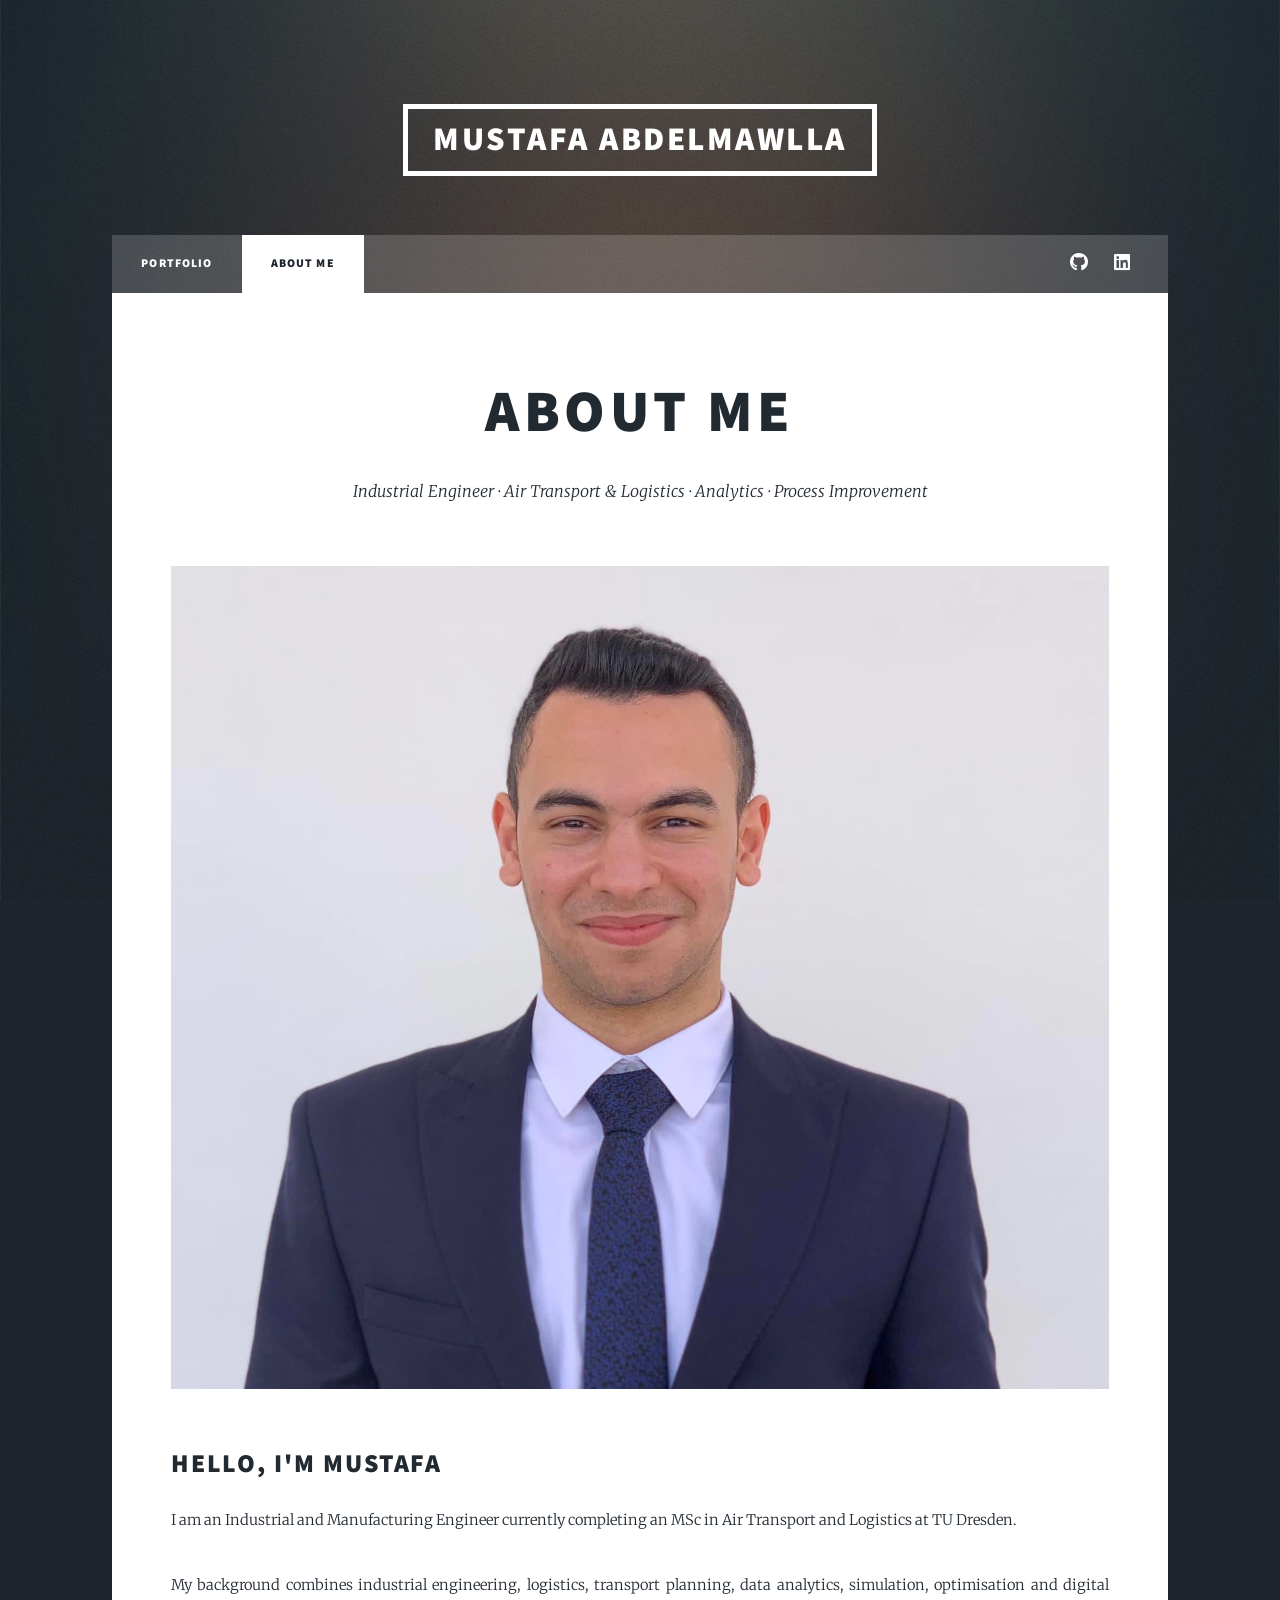
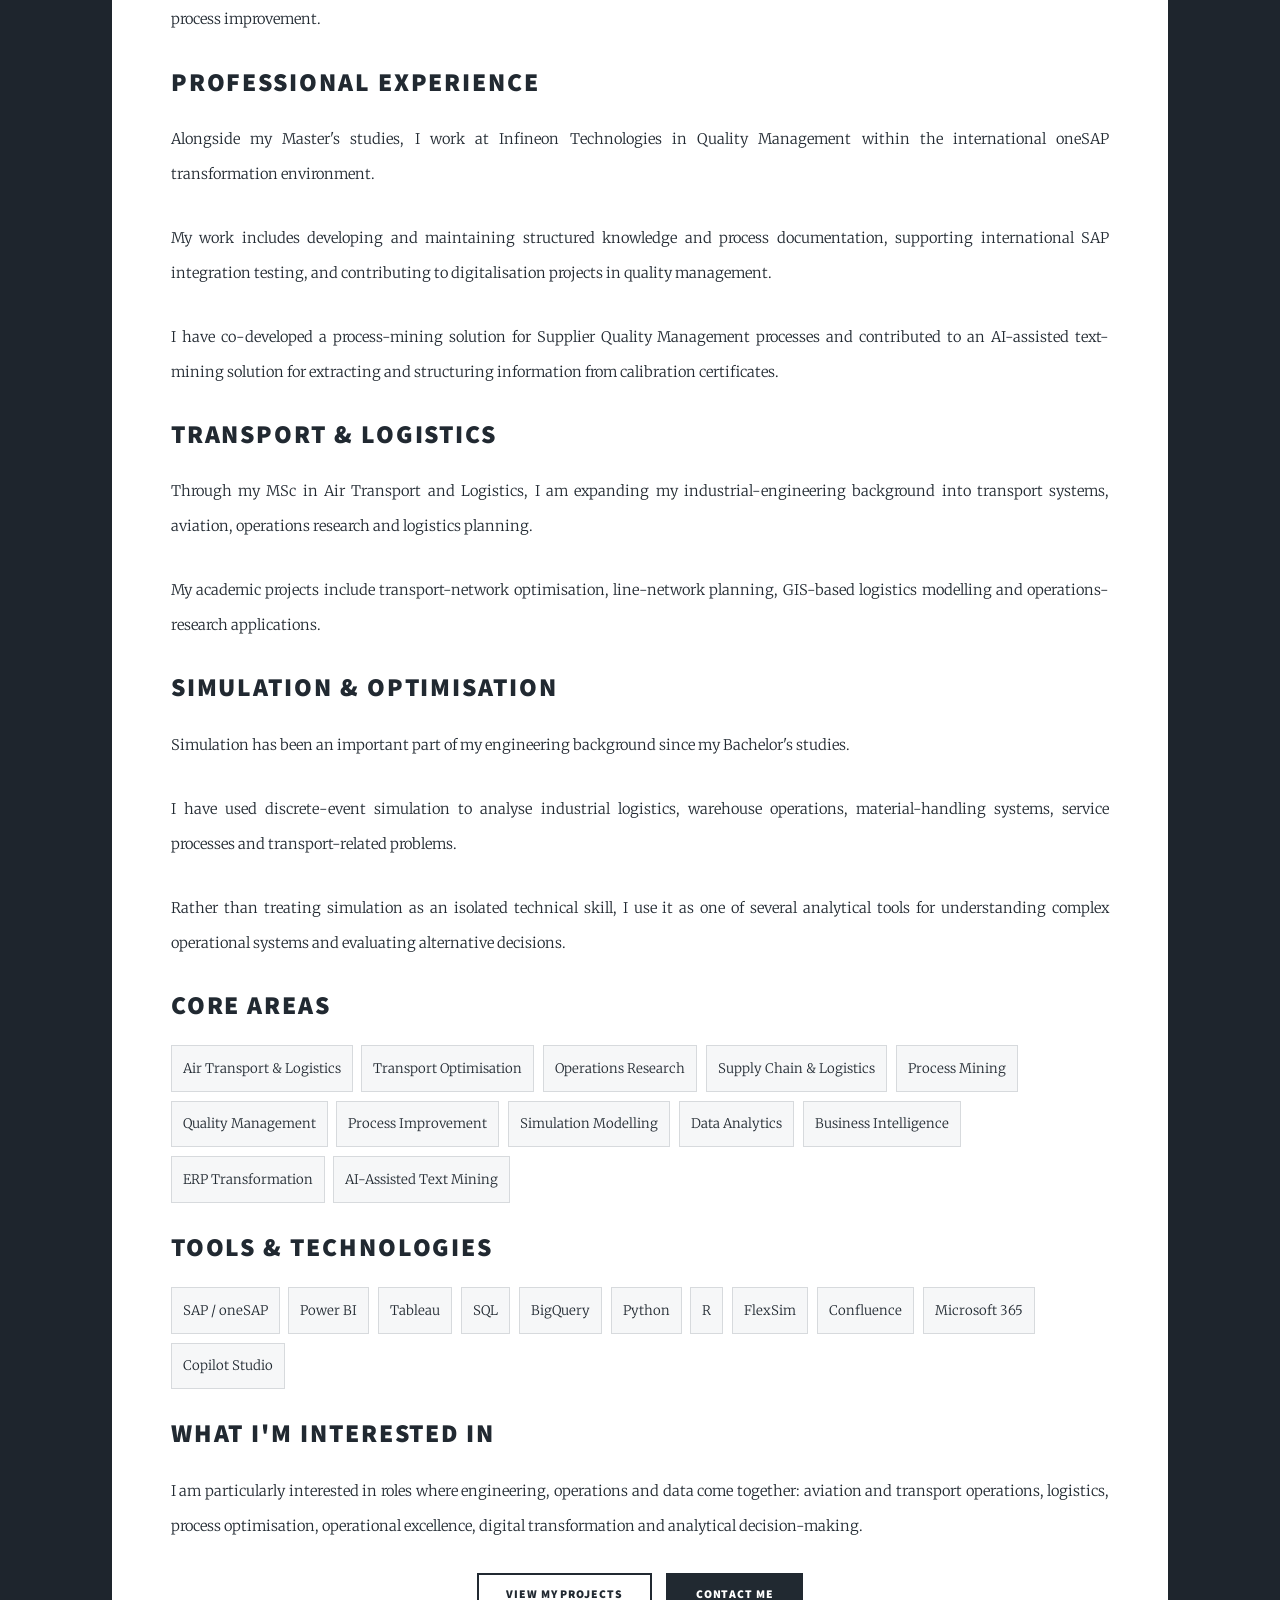
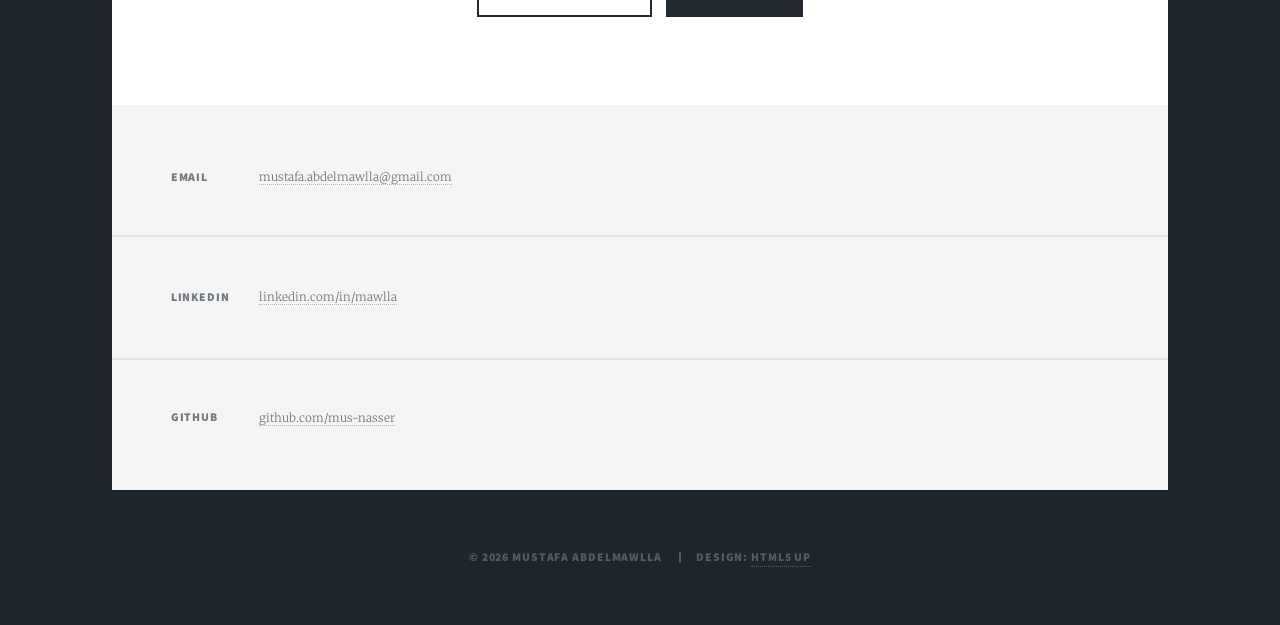
<file: generic.html>
<!DOCTYPE HTML>
<html lang="en">

<head>
    <title>About Me | Mustafa Abdelmawlla</title>

    <meta charset="utf-8" />

    <meta name="viewport"
        content="width=device-width, initial-scale=1, user-scalable=no" />

    <meta name="description"
        content="About Mustafa Abdelmawlla, Industrial and Manufacturing Engineer and MSc Air Transport and Logistics candidate at TU Dresden." />

    <link rel="stylesheet" href="assets/css/main.css" />
    <link rel="stylesheet" href="assets/css/portfolio-custom.css" />

    <noscript>
        <link rel="stylesheet" href="assets/css/noscript.css" />
    </noscript>
</head>


<body class="is-preload">

    <div id="wrapper">


        <!-- Header -->

        <header id="header">

            <a href="index.html" class="logo">
                Mustafa Abdelmawlla
            </a>

        </header>


        <!-- Navigation -->

        <nav id="nav">

            <ul class="links">

                <li>
                    <a href="index.html">
                        Portfolio
                    </a>
                </li>

                <li class="active">
                    <a href="generic.html">
                        About Me
                    </a>
                </li>

            </ul>


            <ul class="icons">

                <li>
                    <a href="https://github.com/mus-nasser"
                        class="icon brands fa-github">

                        <span class="label">
                            GitHub
                        </span>

                    </a>
                </li>


                <li>
                    <a href="https://www.linkedin.com/in/mawlla/"
                        class="icon brands fa-linkedin">

                        <span class="label">
                            LinkedIn
                        </span>

                    </a>
                </li>

            </ul>

        </nav>


        <!-- Main -->

        <div id="main">

            <section class="post">


                <!-- About Header -->

                <header class="major">

                    <h1>
                        About Me
                    </h1>

                    <p>
                        Industrial Engineer ·
                        Air Transport &amp; Logistics ·
                        Analytics ·
                        Process Improvement
                    </p>

                </header>


                <!-- Profile Image -->

                <div class="image main">

                    <img
                        src="images/Formal - Copy.jpg"
                        alt="Mustafa Abdelmawlla" />

                </div>


                <!-- Introduction -->

                <h2>
                    Hello, I'm Mustafa
                </h2>


                <p>
                    I am an Industrial and Manufacturing Engineer
                    currently completing an MSc in Air Transport and
                    Logistics at TU Dresden.
                </p>


                <p>
                    My background combines industrial engineering,
                    logistics, transport planning, data analytics,
                    simulation, optimisation and digital process
                    improvement.
                </p>


                <!-- Professional Experience -->

                <h2>
                    Professional Experience
                </h2>


                <p>
                    Alongside my Master's studies, I work at
                    Infineon Technologies in Quality Management
                    within the international oneSAP transformation
                    environment.
                </p>


                <p>
                    My work includes developing and maintaining
                    structured knowledge and process documentation,
                    supporting international SAP integration testing,
                    and contributing to digitalisation projects in
                    quality management.
                </p>


                <p>
                    I have co-developed a process-mining solution
                    for Supplier Quality Management processes and
                    contributed to an AI-assisted text-mining
                    solution for extracting and structuring
                    information from calibration certificates.
                </p>


                <!-- Transport and Logistics -->

                <h2>
                    Transport &amp; Logistics
                </h2>


                <p>
                    Through my MSc in Air Transport and Logistics,
                    I am expanding my industrial-engineering
                    background into transport systems, aviation,
                    operations research and logistics planning.
                </p>


                <p>
                    My academic projects include transport-network
                    optimisation, line-network planning,
                    GIS-based logistics modelling and
                    operations-research applications.
                </p>


                <!-- Simulation -->

                <h2>
                    Simulation &amp; Optimisation
                </h2>


                <p>
                    Simulation has been an important part of my
                    engineering background since my Bachelor's
                    studies.
                </p>


                <p>
                    I have used discrete-event simulation to analyse
                    industrial logistics, warehouse operations,
                    material-handling systems, service processes
                    and transport-related problems.
                </p>


                <p>
                    Rather than treating simulation as an isolated
                    technical skill, I use it as one of several
                    analytical tools for understanding complex
                    operational systems and evaluating alternative
                    decisions.
                </p>


                <!-- Core Areas -->

                <h2>
                    Core Areas
                </h2>


                <ul class="skill-tags">

                    <li>
                        Air Transport &amp; Logistics
                    </li>

                    <li>
                        Transport Optimisation
                    </li>

                    <li>
                        Operations Research
                    </li>

                    <li>
                        Supply Chain &amp; Logistics
                    </li>

                    <li>
                        Process Mining
                    </li>

                    <li>
                        Quality Management
                    </li>

                    <li>
                        Process Improvement
                    </li>

                    <li>
                        Simulation Modelling
                    </li>

                    <li>
                        Data Analytics
                    </li>

                    <li>
                        Business Intelligence
                    </li>

                    <li>
                        ERP Transformation
                    </li>

                    <li>
                        AI-Assisted Text Mining
                    </li>

                </ul>


                <!-- Tools -->

                <h2>
                    Tools &amp; Technologies
                </h2>


                <ul class="skill-tags">

                    <li>
                        SAP / oneSAP
                    </li>

                    <li>
                        Power BI
                    </li>

                    <li>
                        Tableau
                    </li>

                    <li>
                        SQL
                    </li>

                    <li>
                        BigQuery
                    </li>

                    <li>
                        Python
                    </li>

                    <li>
                        R
                    </li>

                    <li>
                        FlexSim
                    </li>

                    <li>
                        Confluence
                    </li>

                    <li>
                        Microsoft 365
                    </li>

                    <li>
                        Copilot Studio
                    </li>

                </ul>


                <!-- Career Interests -->

                <h2>
                    What I'm Interested In
                </h2>


                <p>
                    I am particularly interested in roles where
                    engineering, operations and data come together:
                    aviation and transport operations, logistics,
                    process optimisation, operational excellence,
                    digital transformation and analytical
                    decision-making.
                </p>


                <!-- Buttons -->

                <ul class="actions special">

                    <li>

                        <a href="index.html"
                            class="button">

                            View My Projects

                        </a>

                    </li>


                    <li>

                        <a href="mailto:mustafa.abdelmawlla@gmail.com"
                            class="button primary">

                            Contact Me

                        </a>

                    </li>

                </ul>


            </section>

        </div>


        <!-- Footer -->

        <footer id="footer">

            <section class="split contact">


                <section>

                    <h3>
                        Email
                    </h3>

                    <p>

                        <a href="mailto:mustafa.abdelmawlla@gmail.com">
                            mustafa.abdelmawlla@gmail.com
                        </a>

                    </p>

                </section>


                <section>

                    <h3>
                        LinkedIn
                    </h3>

                    <p>

                        <a href="https://www.linkedin.com/in/mawlla/">
                            linkedin.com/in/mawlla
                        </a>

                    </p>

                </section>


                <section>

                    <h3>
                        GitHub
                    </h3>

                    <p>

                        <a href="https://github.com/mus-nasser">
                            github.com/mus-nasser
                        </a>

                    </p>

                </section>


            </section>

        </footer>


        <!-- Copyright -->

        <div id="copyright">

            <ul>

                <li>
                    &copy; 2026 Mustafa Abdelmawlla
                </li>

                <li>
                    Design:
                    <a href="https://html5up.net">
                        HTML5 UP
                    </a>
                </li>

            </ul>

        </div>


    </div>


    <!-- Scripts -->

    <script src="assets/js/jquery.min.js"></script>
    <script src="assets/js/jquery.scrollex.min.js"></script>
    <script src="assets/js/jquery.scrolly.min.js"></script>
    <script src="assets/js/browser.min.js"></script>
    <script src="assets/js/breakpoints.min.js"></script>
    <script src="assets/js/util.js"></script>
    <script src="assets/js/main.js"></script>


</body>

</html>
</file>
<file: assets/css/portfolio-custom.css>
.image-caption {
    margin-top: -1.25rem;
    margin-bottom: 2rem;
    color: #666666;
    font-size: 0.85rem;
    line-height: 1.5;
    text-align: center;
}

.project-meta {
    display: grid;
    grid-template-columns: repeat(3, minmax(0, 1fr));
    gap: 1rem;
    margin: 2rem 0;
}

.project-meta > div {
    border-top: 3px solid #18bfef;
    background: #f6f7f8;
    padding: 1rem;
}

.metrics-grid {
    display: grid;
    grid-template-columns: repeat(4, minmax(0, 1fr));
    gap: 1rem;
    margin: 1.5rem 0 2rem;
}

.metric-box {
    background: #f6f7f8;
    border-bottom: 3px solid #18bfef;
    padding: 1rem;
    text-align: center;
}

.metric-box strong {
    display: block;
    color: #212931;
    font-size: 1.35rem;
    line-height: 1.3;
}

.metric-box span {
    display: block;
    margin-top: 0.4rem;
    font-size: 0.75rem;
    letter-spacing: 0.05em;
    line-height: 1.4;
    text-transform: uppercase;
}

.skill-tags {
    display: flex;
    flex-wrap: wrap;
    gap: 0.6rem;
    list-style: none;
    margin-left: 0;
    padding-left: 0;
}

.skill-tags li {
    background: #f6f7f8;
    border: 1px solid #d7dadd;
    padding: 0.45rem 0.75rem;
    font-size: 0.9rem;
}

@media screen and (max-width: 736px) {

    .project-meta {
        grid-template-columns: 1fr 1fr;
    }

    .metrics-grid {
        grid-template-columns: 1fr 1fr;
    }
}

@media screen and (max-width: 480px) {

    .project-meta {
        grid-template-columns: 1fr;
    }

    .metrics-grid {
        grid-template-columns: 1fr;
    }
}
</file>
<file: assets/css/main.css>
@import url(fontawesome-all.min.css);
@import url("https://fonts.googleapis.com/css?family=Merriweather:300,700,300italic,700italic|Source+Sans+Pro:900");

/*
	Massively by HTML5 UP
	html5up.net | @ajlkn
	Free for personal and commercial use under the CCA 3.0 license (html5up.net/license)
*/

html, body, div, span, applet, object,
iframe, h1, h2, h3, h4, h5, h6, p, blockquote,
pre, a, abbr, acronym, address, big, cite,
code, del, dfn, em, img, ins, kbd, q, s, samp,
small, strike, strong, sub, sup, tt, var, b,
u, i, center, dl, dt, dd, ol, ul, li, fieldset,
form, label, legend, table, caption, tbody,
tfoot, thead, tr, th, td, article, aside,
canvas, details, embed, figure, figcaption,
footer, header, hgroup, menu, nav, output, ruby,
section, summary, time, mark, audio, video {
	margin: 0;
	padding: 0;
	border: 0;
	font-size: 100%;
	font: inherit;
	vertical-align: baseline;}

article, aside, details, figcaption, figure,
footer, header, hgroup, menu, nav, section {
	display: block;}

body {
	line-height: 1;
}

ol, ul {
	list-style: none;
}

blockquote, q {
	quotes: none;
}

	blockquote:before, blockquote:after, q:before, q:after {
		content: '';
		content: none;
	}

table {
	border-collapse: collapse;
	border-spacing: 0;
}

body {
	-webkit-text-size-adjust: none;
}

mark {
	background-color: transparent;
	color: inherit;
}

input::-moz-focus-inner {
	border: 0;
	padding: 0;
}

input, select, textarea {
	-moz-appearance: none;
	-webkit-appearance: none;
	-ms-appearance: none;
	appearance: none;
}

/* Basic */

	@-ms-viewport {
		width: device-width;
	}

	body {
		-ms-overflow-style: scrollbar;
	}

	@media screen and (max-width: 480px) {

		html, body {
			min-width: 320px;
		}

	}

	html {
		box-sizing: border-box;
	}

	*, *:before, *:after {
		box-sizing: inherit;
	}

	body {
		background-color: #1e252d;
	}

		body.is-preload *, body.is-preload *:before, body.is-preload *:after {
			-moz-animation: none !important;
			-webkit-animation: none !important;
			-ms-animation: none !important;
			animation: none !important;
			-moz-transition: none !important;
			-webkit-transition: none !important;
			-ms-transition: none !important;
			transition: none !important;
		}

/* Type */

	html {
		font-size: 16pt;
	}

		@media screen and (max-width: 1680px) {

			html {
				font-size: 12pt;
			}

		}

		@media screen and (max-width: 1280px) {

			html {
				font-size: 11pt;
			}

		}

		@media screen and (max-width: 360px) {

			html {
				font-size: 10pt;
			}

		}

	body {
		color: #212931;
	}

	body, input, select, textarea {
		font-family: "Merriweather", Georgia, serif;
		font-weight: 300;
		font-size: 1rem;
		line-height: 2.375;
	}

	a {
		-moz-transition: color 0.2s ease-in-out, background-color 0.2s ease-in-out, border-color 0.2s ease-in-out, box-shadow 0.2s ease-in-out;
		-webkit-transition: color 0.2s ease-in-out, background-color 0.2s ease-in-out, border-color 0.2s ease-in-out, box-shadow 0.2s ease-in-out;
		-ms-transition: color 0.2s ease-in-out, background-color 0.2s ease-in-out, border-color 0.2s ease-in-out, box-shadow 0.2s ease-in-out;
		transition: color 0.2s ease-in-out, background-color 0.2s ease-in-out, border-color 0.2s ease-in-out, box-shadow 0.2s ease-in-out;
		border-bottom: dotted 1px;
		text-decoration: none;
	}

		a:hover {
			border-bottom-color: transparent;
		}

	strong, b {
		font-weight: 600;
	}

	em, i {
		font-style: italic;
	}

	p {
		text-align: justify;
		margin: 0 0 2rem 0;
	}

	h1, h2, h3, h4, h5, h6 {
		font-family: "Source Sans Pro", Helvetica, sans-serif;
		font-weight: 900;
		line-height: 1.5;
		letter-spacing: 0.075em;
		text-transform: uppercase;
		margin: 0 0 1rem 0;
	}

		h1 a, h2 a, h3 a, h4 a, h5 a, h6 a {
			border-bottom: 0;
			color: inherit;
			text-decoration: none;
		}

	h1 {
		font-size: 4rem;
		line-height: 1.1;
		margin: 0 0 2rem 0;
	}

	h2 {
		font-size: 1.75rem;
		line-height: 1.3;
		margin: 0 0 1.5rem 0;
	}

	h3 {
		font-size: 1.25rem;
		margin: 0 0 1.5rem 0;
	}

	h4 {
		font-size: 1rem;
	}

	h5 {
		font-size: 0.9rem;
	}

	h6 {
		font-size: 0.8rem;
	}

	sub {
		font-size: 0.8rem;
		position: relative;
		top: 0.5rem;
	}

	sup {
		font-size: 0.8rem;
		position: relative;
		top: -0.5rem;
	}

	blockquote {
		border-left: solid 4px;
		font-style: italic;
		margin: 0 0 2rem 0;
		padding: 0.5rem 0 0.5rem 2rem;
	}

	code {
		border: solid 2px;
		font-family: "Courier New", monospace;
		font-size: 0.9rem;
		margin: 0 0.25rem;
		padding: 0.25rem 0.65rem;
	}

	pre {
		-webkit-overflow-scrolling: touch;
		font-family: "Courier New", monospace;
		font-size: 0.9rem;
		margin: 0 0 2rem 0;
	}

		pre code {
			display: block;
			line-height: 1.75;
			padding: 1rem 1.5rem;
			overflow-x: auto;
		}

	hr {
		border: 0;
		border-bottom: solid 2px;
		margin: 3rem 0;
	}

		hr.major {
			margin: 5rem 0;
		}

	.align-left {
		text-align: left;
	}

	.align-center {
		text-align: center;
	}

	.align-right {
		text-align: right;
	}

	input, select, textarea {
		color: #212931;
	}

	a {
		color: #212931;
		border-bottom-color: rgba(33, 41, 49, 0.5);
	}

		a:hover {
			border-bottom-color: transparent;
			color: #18bfef !important;
		}

	strong, b {
		color: #212931;
	}

	h1, h2, h3, h4, h5, h6 {
		color: #212931;
	}

	blockquote {
		border-left-color: #eeeeee;
	}

	code {
		background: rgba(220, 220, 220, 0.25);
		border-color: #eeeeee;
	}

	hr {
		border-bottom-color: #eeeeee;
	}

/* Row */

	.row {
		display: flex;
		flex-wrap: wrap;
		box-sizing: border-box;
		align-items: stretch;
	}

		.row > * {
			box-sizing: border-box;
		}

		.row.gtr-uniform > * > :last-child {
			margin-bottom: 0;
		}

		.row.aln-left {
			justify-content: flex-start;
		}

		.row.aln-center {
			justify-content: center;
		}

		.row.aln-right {
			justify-content: flex-end;
		}

		.row.aln-top {
			align-items: flex-start;
		}

		.row.aln-middle {
			align-items: center;
		}

		.row.aln-bottom {
			align-items: flex-end;
		}

		.row > .imp {
			order: -1;
		}

		.row > .col-1 {
			width: 8.33333%;
		}

		.row > .off-1 {
			margin-left: 8.33333%;
		}

		.row > .col-2 {
			width: 16.66667%;
		}

		.row > .off-2 {
			margin-left: 16.66667%;
		}

		.row > .col-3 {
			width: 25%;
		}

		.row > .off-3 {
			margin-left: 25%;
		}

		.row > .col-4 {
			width: 33.33333%;
		}

		.row > .off-4 {
			margin-left: 33.33333%;
		}

		.row > .col-5 {
			width: 41.66667%;
		}

		.row > .off-5 {
			margin-left: 41.66667%;
		}

		.row > .col-6 {
			width: 50%;
		}

		.row > .off-6 {
			margin-left: 50%;
		}

		.row > .col-7 {
			width: 58.33333%;
		}

		.row > .off-7 {
			margin-left: 58.33333%;
		}

		.row > .col-8 {
			width: 66.66667%;
		}

		.row > .off-8 {
			margin-left: 66.66667%;
		}

		.row > .col-9 {
			width: 75%;
		}

		.row > .off-9 {
			margin-left: 75%;
		}

		.row > .col-10 {
			width: 83.33333%;
		}

		.row > .off-10 {
			margin-left: 83.33333%;
		}

		.row > .col-11 {
			width: 91.66667%;
		}

		.row > .off-11 {
			margin-left: 91.66667%;
		}

		.row > .col-12 {
			width: 100%;
		}

		.row > .off-12 {
			margin-left: 100%;
		}

		.row.gtr-0 {
			margin-top: 0;
			margin-left: 0rem;
		}

			.row.gtr-0 > * {
				padding: 0 0 0 0rem;
			}

			.row.gtr-0.gtr-uniform {
				margin-top: 0rem;
			}

				.row.gtr-0.gtr-uniform > * {
					padding-top: 0rem;
				}

		.row.gtr-25 {
			margin-top: 0;
			margin-left: -0.375rem;
		}

			.row.gtr-25 > * {
				padding: 0 0 0 0.375rem;
			}

			.row.gtr-25.gtr-uniform {
				margin-top: -0.375rem;
			}

				.row.gtr-25.gtr-uniform > * {
					padding-top: 0.375rem;
				}

		.row.gtr-50 {
			margin-top: 0;
			margin-left: -0.75rem;
		}

			.row.gtr-50 > * {
				padding: 0 0 0 0.75rem;
			}

			.row.gtr-50.gtr-uniform {
				margin-top: -0.75rem;
			}

				.row.gtr-50.gtr-uniform > * {
					padding-top: 0.75rem;
				}

		.row {
			margin-top: 0;
			margin-left: -1.5rem;
		}

			.row > * {
				padding: 0 0 0 1.5rem;
			}

			.row.gtr-uniform {
				margin-top: -1.5rem;
			}

				.row.gtr-uniform > * {
					padding-top: 1.5rem;
				}

		.row.gtr-150 {
			margin-top: 0;
			margin-left: -2.25rem;
		}

			.row.gtr-150 > * {
				padding: 0 0 0 2.25rem;
			}

			.row.gtr-150.gtr-uniform {
				margin-top: -2.25rem;
			}

				.row.gtr-150.gtr-uniform > * {
					padding-top: 2.25rem;
				}

		.row.gtr-200 {
			margin-top: 0;
			margin-left: -3rem;
		}

			.row.gtr-200 > * {
				padding: 0 0 0 3rem;
			}

			.row.gtr-200.gtr-uniform {
				margin-top: -3rem;
			}

				.row.gtr-200.gtr-uniform > * {
					padding-top: 3rem;
				}

		@media screen and (max-width: 1680px) {

			.row {
				display: flex;
				flex-wrap: wrap;
				box-sizing: border-box;
				align-items: stretch;
			}

				.row > * {
					box-sizing: border-box;
				}

				.row.gtr-uniform > * > :last-child {
					margin-bottom: 0;
				}

				.row.aln-left {
					justify-content: flex-start;
				}

				.row.aln-center {
					justify-content: center;
				}

				.row.aln-right {
					justify-content: flex-end;
				}

				.row.aln-top {
					align-items: flex-start;
				}

				.row.aln-middle {
					align-items: center;
				}

				.row.aln-bottom {
					align-items: flex-end;
				}

				.row > .imp-xlarge {
					order: -1;
				}

				.row > .col-1-xlarge {
					width: 8.33333%;
				}

				.row > .off-1-xlarge {
					margin-left: 8.33333%;
				}

				.row > .col-2-xlarge {
					width: 16.66667%;
				}

				.row > .off-2-xlarge {
					margin-left: 16.66667%;
				}

				.row > .col-3-xlarge {
					width: 25%;
				}

				.row > .off-3-xlarge {
					margin-left: 25%;
				}

				.row > .col-4-xlarge {
					width: 33.33333%;
				}

				.row > .off-4-xlarge {
					margin-left: 33.33333%;
				}

				.row > .col-5-xlarge {
					width: 41.66667%;
				}

				.row > .off-5-xlarge {
					margin-left: 41.66667%;
				}

				.row > .col-6-xlarge {
					width: 50%;
				}

				.row > .off-6-xlarge {
					margin-left: 50%;
				}

				.row > .col-7-xlarge {
					width: 58.33333%;
				}

				.row > .off-7-xlarge {
					margin-left: 58.33333%;
				}

				.row > .col-8-xlarge {
					width: 66.66667%;
				}

				.row > .off-8-xlarge {
					margin-left: 66.66667%;
				}

				.row > .col-9-xlarge {
					width: 75%;
				}

				.row > .off-9-xlarge {
					margin-left: 75%;
				}

				.row > .col-10-xlarge {
					width: 83.33333%;
				}

				.row > .off-10-xlarge {
					margin-left: 83.33333%;
				}

				.row > .col-11-xlarge {
					width: 91.66667%;
				}

				.row > .off-11-xlarge {
					margin-left: 91.66667%;
				}

				.row > .col-12-xlarge {
					width: 100%;
				}

				.row > .off-12-xlarge {
					margin-left: 100%;
				}

				.row.gtr-0 {
					margin-top: 0;
					margin-left: 0rem;
				}

					.row.gtr-0 > * {
						padding: 0 0 0 0rem;
					}

					.row.gtr-0.gtr-uniform {
						margin-top: 0rem;
					}

						.row.gtr-0.gtr-uniform > * {
							padding-top: 0rem;
						}

				.row.gtr-25 {
					margin-top: 0;
					margin-left: -0.375rem;
				}

					.row.gtr-25 > * {
						padding: 0 0 0 0.375rem;
					}

					.row.gtr-25.gtr-uniform {
						margin-top: -0.375rem;
					}

						.row.gtr-25.gtr-uniform > * {
							padding-top: 0.375rem;
						}

				.row.gtr-50 {
					margin-top: 0;
					margin-left: -0.75rem;
				}

					.row.gtr-50 > * {
						padding: 0 0 0 0.75rem;
					}

					.row.gtr-50.gtr-uniform {
						margin-top: -0.75rem;
					}

						.row.gtr-50.gtr-uniform > * {
							padding-top: 0.75rem;
						}

				.row {
					margin-top: 0;
					margin-left: -1.5rem;
				}

					.row > * {
						padding: 0 0 0 1.5rem;
					}

					.row.gtr-uniform {
						margin-top: -1.5rem;
					}

						.row.gtr-uniform > * {
							padding-top: 1.5rem;
						}

				.row.gtr-150 {
					margin-top: 0;
					margin-left: -2.25rem;
				}

					.row.gtr-150 > * {
						padding: 0 0 0 2.25rem;
					}

					.row.gtr-150.gtr-uniform {
						margin-top: -2.25rem;
					}

						.row.gtr-150.gtr-uniform > * {
							padding-top: 2.25rem;
						}

				.row.gtr-200 {
					margin-top: 0;
					margin-left: -3rem;
				}

					.row.gtr-200 > * {
						padding: 0 0 0 3rem;
					}

					.row.gtr-200.gtr-uniform {
						margin-top: -3rem;
					}

						.row.gtr-200.gtr-uniform > * {
							padding-top: 3rem;
						}

		}

		@media screen and (max-width: 1280px) {

			.row {
				display: flex;
				flex-wrap: wrap;
				box-sizing: border-box;
				align-items: stretch;
			}

				.row > * {
					box-sizing: border-box;
				}

				.row.gtr-uniform > * > :last-child {
					margin-bottom: 0;
				}

				.row.aln-left {
					justify-content: flex-start;
				}

				.row.aln-center {
					justify-content: center;
				}

				.row.aln-right {
					justify-content: flex-end;
				}

				.row.aln-top {
					align-items: flex-start;
				}

				.row.aln-middle {
					align-items: center;
				}

				.row.aln-bottom {
					align-items: flex-end;
				}

				.row > .imp-large {
					order: -1;
				}

				.row > .col-1-large {
					width: 8.33333%;
				}

				.row > .off-1-large {
					margin-left: 8.33333%;
				}

				.row > .col-2-large {
					width: 16.66667%;
				}

				.row > .off-2-large {
					margin-left: 16.66667%;
				}

				.row > .col-3-large {
					width: 25%;
				}

				.row > .off-3-large {
					margin-left: 25%;
				}

				.row > .col-4-large {
					width: 33.33333%;
				}

				.row > .off-4-large {
					margin-left: 33.33333%;
				}

				.row > .col-5-large {
					width: 41.66667%;
				}

				.row > .off-5-large {
					margin-left: 41.66667%;
				}

				.row > .col-6-large {
					width: 50%;
				}

				.row > .off-6-large {
					margin-left: 50%;
				}

				.row > .col-7-large {
					width: 58.33333%;
				}

				.row > .off-7-large {
					margin-left: 58.33333%;
				}

				.row > .col-8-large {
					width: 66.66667%;
				}

				.row > .off-8-large {
					margin-left: 66.66667%;
				}

				.row > .col-9-large {
					width: 75%;
				}

				.row > .off-9-large {
					margin-left: 75%;
				}

				.row > .col-10-large {
					width: 83.33333%;
				}

				.row > .off-10-large {
					margin-left: 83.33333%;
				}

				.row > .col-11-large {
					width: 91.66667%;
				}

				.row > .off-11-large {
					margin-left: 91.66667%;
				}

				.row > .col-12-large {
					width: 100%;
				}

				.row > .off-12-large {
					margin-left: 100%;
				}

				.row.gtr-0 {
					margin-top: 0;
					margin-left: 0rem;
				}

					.row.gtr-0 > * {
						padding: 0 0 0 0rem;
					}

					.row.gtr-0.gtr-uniform {
						margin-top: 0rem;
					}

						.row.gtr-0.gtr-uniform > * {
							padding-top: 0rem;
						}

				.row.gtr-25 {
					margin-top: 0;
					margin-left: -0.375rem;
				}

					.row.gtr-25 > * {
						padding: 0 0 0 0.375rem;
					}

					.row.gtr-25.gtr-uniform {
						margin-top: -0.375rem;
					}

						.row.gtr-25.gtr-uniform > * {
							padding-top: 0.375rem;
						}

				.row.gtr-50 {
					margin-top: 0;
					margin-left: -0.75rem;
				}

					.row.gtr-50 > * {
						padding: 0 0 0 0.75rem;
					}

					.row.gtr-50.gtr-uniform {
						margin-top: -0.75rem;
					}

						.row.gtr-50.gtr-uniform > * {
							padding-top: 0.75rem;
						}

				.row {
					margin-top: 0;
					margin-left: -1.5rem;
				}

					.row > * {
						padding: 0 0 0 1.5rem;
					}

					.row.gtr-uniform {
						margin-top: -1.5rem;
					}

						.row.gtr-uniform > * {
							padding-top: 1.5rem;
						}

				.row.gtr-150 {
					margin-top: 0;
					margin-left: -2.25rem;
				}

					.row.gtr-150 > * {
						padding: 0 0 0 2.25rem;
					}

					.row.gtr-150.gtr-uniform {
						margin-top: -2.25rem;
					}

						.row.gtr-150.gtr-uniform > * {
							padding-top: 2.25rem;
						}

				.row.gtr-200 {
					margin-top: 0;
					margin-left: -3rem;
				}

					.row.gtr-200 > * {
						padding: 0 0 0 3rem;
					}

					.row.gtr-200.gtr-uniform {
						margin-top: -3rem;
					}

						.row.gtr-200.gtr-uniform > * {
							padding-top: 3rem;
						}

		}

		@media screen and (max-width: 980px) {

			.row {
				display: flex;
				flex-wrap: wrap;
				box-sizing: border-box;
				align-items: stretch;
			}

				.row > * {
					box-sizing: border-box;
				}

				.row.gtr-uniform > * > :last-child {
					margin-bottom: 0;
				}

				.row.aln-left {
					justify-content: flex-start;
				}

				.row.aln-center {
					justify-content: center;
				}

				.row.aln-right {
					justify-content: flex-end;
				}

				.row.aln-top {
					align-items: flex-start;
				}

				.row.aln-middle {
					align-items: center;
				}

				.row.aln-bottom {
					align-items: flex-end;
				}

				.row > .imp-medium {
					order: -1;
				}

				.row > .col-1-medium {
					width: 8.33333%;
				}

				.row > .off-1-medium {
					margin-left: 8.33333%;
				}

				.row > .col-2-medium {
					width: 16.66667%;
				}

				.row > .off-2-medium {
					margin-left: 16.66667%;
				}

				.row > .col-3-medium {
					width: 25%;
				}

				.row > .off-3-medium {
					margin-left: 25%;
				}

				.row > .col-4-medium {
					width: 33.33333%;
				}

				.row > .off-4-medium {
					margin-left: 33.33333%;
				}

				.row > .col-5-medium {
					width: 41.66667%;
				}

				.row > .off-5-medium {
					margin-left: 41.66667%;
				}

				.row > .col-6-medium {
					width: 50%;
				}

				.row > .off-6-medium {
					margin-left: 50%;
				}

				.row > .col-7-medium {
					width: 58.33333%;
				}

				.row > .off-7-medium {
					margin-left: 58.33333%;
				}

				.row > .col-8-medium {
					width: 66.66667%;
				}

				.row > .off-8-medium {
					margin-left: 66.66667%;
				}

				.row > .col-9-medium {
					width: 75%;
				}

				.row > .off-9-medium {
					margin-left: 75%;
				}

				.row > .col-10-medium {
					width: 83.33333%;
				}

				.row > .off-10-medium {
					margin-left: 83.33333%;
				}

				.row > .col-11-medium {
					width: 91.66667%;
				}

				.row > .off-11-medium {
					margin-left: 91.66667%;
				}

				.row > .col-12-medium {
					width: 100%;
				}

				.row > .off-12-medium {
					margin-left: 100%;
				}

				.row.gtr-0 {
					margin-top: 0;
					margin-left: 0rem;
				}

					.row.gtr-0 > * {
						padding: 0 0 0 0rem;
					}

					.row.gtr-0.gtr-uniform {
						margin-top: 0rem;
					}

						.row.gtr-0.gtr-uniform > * {
							padding-top: 0rem;
						}

				.row.gtr-25 {
					margin-top: 0;
					margin-left: -0.375rem;
				}

					.row.gtr-25 > * {
						padding: 0 0 0 0.375rem;
					}

					.row.gtr-25.gtr-uniform {
						margin-top: -0.375rem;
					}

						.row.gtr-25.gtr-uniform > * {
							padding-top: 0.375rem;
						}

				.row.gtr-50 {
					margin-top: 0;
					margin-left: -0.75rem;
				}

					.row.gtr-50 > * {
						padding: 0 0 0 0.75rem;
					}

					.row.gtr-50.gtr-uniform {
						margin-top: -0.75rem;
					}

						.row.gtr-50.gtr-uniform > * {
							padding-top: 0.75rem;
						}

				.row {
					margin-top: 0;
					margin-left: -1.5rem;
				}

					.row > * {
						padding: 0 0 0 1.5rem;
					}

					.row.gtr-uniform {
						margin-top: -1.5rem;
					}

						.row.gtr-uniform > * {
							padding-top: 1.5rem;
						}

				.row.gtr-150 {
					margin-top: 0;
					margin-left: -2.25rem;
				}

					.row.gtr-150 > * {
						padding: 0 0 0 2.25rem;
					}

					.row.gtr-150.gtr-uniform {
						margin-top: -2.25rem;
					}

						.row.gtr-150.gtr-uniform > * {
							padding-top: 2.25rem;
						}

				.row.gtr-200 {
					margin-top: 0;
					margin-left: -3rem;
				}

					.row.gtr-200 > * {
						padding: 0 0 0 3rem;
					}

					.row.gtr-200.gtr-uniform {
						margin-top: -3rem;
					}

						.row.gtr-200.gtr-uniform > * {
							padding-top: 3rem;
						}

		}

		@media screen and (max-width: 736px) {

			.row {
				display: flex;
				flex-wrap: wrap;
				box-sizing: border-box;
				align-items: stretch;
			}

				.row > * {
					box-sizing: border-box;
				}

				.row.gtr-uniform > * > :last-child {
					margin-bottom: 0;
				}

				.row.aln-left {
					justify-content: flex-start;
				}

				.row.aln-center {
					justify-content: center;
				}

				.row.aln-right {
					justify-content: flex-end;
				}

				.row.aln-top {
					align-items: flex-start;
				}

				.row.aln-middle {
					align-items: center;
				}

				.row.aln-bottom {
					align-items: flex-end;
				}

				.row > .imp-small {
					order: -1;
				}

				.row > .col-1-small {
					width: 8.33333%;
				}

				.row > .off-1-small {
					margin-left: 8.33333%;
				}

				.row > .col-2-small {
					width: 16.66667%;
				}

				.row > .off-2-small {
					margin-left: 16.66667%;
				}

				.row > .col-3-small {
					width: 25%;
				}

				.row > .off-3-small {
					margin-left: 25%;
				}

				.row > .col-4-small {
					width: 33.33333%;
				}

				.row > .off-4-small {
					margin-left: 33.33333%;
				}

				.row > .col-5-small {
					width: 41.66667%;
				}

				.row > .off-5-small {
					margin-left: 41.66667%;
				}

				.row > .col-6-small {
					width: 50%;
				}

				.row > .off-6-small {
					margin-left: 50%;
				}

				.row > .col-7-small {
					width: 58.33333%;
				}

				.row > .off-7-small {
					margin-left: 58.33333%;
				}

				.row > .col-8-small {
					width: 66.66667%;
				}

				.row > .off-8-small {
					margin-left: 66.66667%;
				}

				.row > .col-9-small {
					width: 75%;
				}

				.row > .off-9-small {
					margin-left: 75%;
				}

				.row > .col-10-small {
					width: 83.33333%;
				}

				.row > .off-10-small {
					margin-left: 83.33333%;
				}

				.row > .col-11-small {
					width: 91.66667%;
				}

				.row > .off-11-small {
					margin-left: 91.66667%;
				}

				.row > .col-12-small {
					width: 100%;
				}

				.row > .off-12-small {
					margin-left: 100%;
				}

				.row.gtr-0 {
					margin-top: 0;
					margin-left: 0rem;
				}

					.row.gtr-0 > * {
						padding: 0 0 0 0rem;
					}

					.row.gtr-0.gtr-uniform {
						margin-top: 0rem;
					}

						.row.gtr-0.gtr-uniform > * {
							padding-top: 0rem;
						}

				.row.gtr-25 {
					margin-top: 0;
					margin-left: -0.375rem;
				}

					.row.gtr-25 > * {
						padding: 0 0 0 0.375rem;
					}

					.row.gtr-25.gtr-uniform {
						margin-top: -0.375rem;
					}

						.row.gtr-25.gtr-uniform > * {
							padding-top: 0.375rem;
						}

				.row.gtr-50 {
					margin-top: 0;
					margin-left: -0.75rem;
				}

					.row.gtr-50 > * {
						padding: 0 0 0 0.75rem;
					}

					.row.gtr-50.gtr-uniform {
						margin-top: -0.75rem;
					}

						.row.gtr-50.gtr-uniform > * {
							padding-top: 0.75rem;
						}

				.row {
					margin-top: 0;
					margin-left: -1.5rem;
				}

					.row > * {
						padding: 0 0 0 1.5rem;
					}

					.row.gtr-uniform {
						margin-top: -1.5rem;
					}

						.row.gtr-uniform > * {
							padding-top: 1.5rem;
						}

				.row.gtr-150 {
					margin-top: 0;
					margin-left: -2.25rem;
				}

					.row.gtr-150 > * {
						padding: 0 0 0 2.25rem;
					}

					.row.gtr-150.gtr-uniform {
						margin-top: -2.25rem;
					}

						.row.gtr-150.gtr-uniform > * {
							padding-top: 2.25rem;
						}

				.row.gtr-200 {
					margin-top: 0;
					margin-left: -3rem;
				}

					.row.gtr-200 > * {
						padding: 0 0 0 3rem;
					}

					.row.gtr-200.gtr-uniform {
						margin-top: -3rem;
					}

						.row.gtr-200.gtr-uniform > * {
							padding-top: 3rem;
						}

		}

		@media screen and (max-width: 480px) {

			.row {
				display: flex;
				flex-wrap: wrap;
				box-sizing: border-box;
				align-items: stretch;
			}

				.row > * {
					box-sizing: border-box;
				}

				.row.gtr-uniform > * > :last-child {
					margin-bottom: 0;
				}

				.row.aln-left {
					justify-content: flex-start;
				}

				.row.aln-center {
					justify-content: center;
				}

				.row.aln-right {
					justify-content: flex-end;
				}

				.row.aln-top {
					align-items: flex-start;
				}

				.row.aln-middle {
					align-items: center;
				}

				.row.aln-bottom {
					align-items: flex-end;
				}

				.row > .imp-xsmall {
					order: -1;
				}

				.row > .col-1-xsmall {
					width: 8.33333%;
				}

				.row > .off-1-xsmall {
					margin-left: 8.33333%;
				}

				.row > .col-2-xsmall {
					width: 16.66667%;
				}

				.row > .off-2-xsmall {
					margin-left: 16.66667%;
				}

				.row > .col-3-xsmall {
					width: 25%;
				}

				.row > .off-3-xsmall {
					margin-left: 25%;
				}

				.row > .col-4-xsmall {
					width: 33.33333%;
				}

				.row > .off-4-xsmall {
					margin-left: 33.33333%;
				}

				.row > .col-5-xsmall {
					width: 41.66667%;
				}

				.row > .off-5-xsmall {
					margin-left: 41.66667%;
				}

				.row > .col-6-xsmall {
					width: 50%;
				}

				.row > .off-6-xsmall {
					margin-left: 50%;
				}

				.row > .col-7-xsmall {
					width: 58.33333%;
				}

				.row > .off-7-xsmall {
					margin-left: 58.33333%;
				}

				.row > .col-8-xsmall {
					width: 66.66667%;
				}

				.row > .off-8-xsmall {
					margin-left: 66.66667%;
				}

				.row > .col-9-xsmall {
					width: 75%;
				}

				.row > .off-9-xsmall {
					margin-left: 75%;
				}

				.row > .col-10-xsmall {
					width: 83.33333%;
				}

				.row > .off-10-xsmall {
					margin-left: 83.33333%;
				}

				.row > .col-11-xsmall {
					width: 91.66667%;
				}

				.row > .off-11-xsmall {
					margin-left: 91.66667%;
				}

				.row > .col-12-xsmall {
					width: 100%;
				}

				.row > .off-12-xsmall {
					margin-left: 100%;
				}

				.row.gtr-0 {
					margin-top: 0;
					margin-left: 0rem;
				}

					.row.gtr-0 > * {
						padding: 0 0 0 0rem;
					}

					.row.gtr-0.gtr-uniform {
						margin-top: 0rem;
					}

						.row.gtr-0.gtr-uniform > * {
							padding-top: 0rem;
						}

				.row.gtr-25 {
					margin-top: 0;
					margin-left: -0.375rem;
				}

					.row.gtr-25 > * {
						padding: 0 0 0 0.375rem;
					}

					.row.gtr-25.gtr-uniform {
						margin-top: -0.375rem;
					}

						.row.gtr-25.gtr-uniform > * {
							padding-top: 0.375rem;
						}

				.row.gtr-50 {
					margin-top: 0;
					margin-left: -0.75rem;
				}

					.row.gtr-50 > * {
						padding: 0 0 0 0.75rem;
					}

					.row.gtr-50.gtr-uniform {
						margin-top: -0.75rem;
					}

						.row.gtr-50.gtr-uniform > * {
							padding-top: 0.75rem;
						}

				.row {
					margin-top: 0;
					margin-left: -1.5rem;
				}

					.row > * {
						padding: 0 0 0 1.5rem;
					}

					.row.gtr-uniform {
						margin-top: -1.5rem;
					}

						.row.gtr-uniform > * {
							padding-top: 1.5rem;
						}

				.row.gtr-150 {
					margin-top: 0;
					margin-left: -2.25rem;
				}

					.row.gtr-150 > * {
						padding: 0 0 0 2.25rem;
					}

					.row.gtr-150.gtr-uniform {
						margin-top: -2.25rem;
					}

						.row.gtr-150.gtr-uniform > * {
							padding-top: 2.25rem;
						}

				.row.gtr-200 {
					margin-top: 0;
					margin-left: -3rem;
				}

					.row.gtr-200 > * {
						padding: 0 0 0 3rem;
					}

					.row.gtr-200.gtr-uniform {
						margin-top: -3rem;
					}

						.row.gtr-200.gtr-uniform > * {
							padding-top: 3rem;
						}

		}

		@media screen and (max-width: 360px) {

			.row {
				display: flex;
				flex-wrap: wrap;
				box-sizing: border-box;
				align-items: stretch;
			}

				.row > * {
					box-sizing: border-box;
				}

				.row.gtr-uniform > * > :last-child {
					margin-bottom: 0;
				}

				.row.aln-left {
					justify-content: flex-start;
				}

				.row.aln-center {
					justify-content: center;
				}

				.row.aln-right {
					justify-content: flex-end;
				}

				.row.aln-top {
					align-items: flex-start;
				}

				.row.aln-middle {
					align-items: center;
				}

				.row.aln-bottom {
					align-items: flex-end;
				}

				.row > .imp-xxsmall {
					order: -1;
				}

				.row > .col-1-xxsmall {
					width: 8.33333%;
				}

				.row > .off-1-xxsmall {
					margin-left: 8.33333%;
				}

				.row > .col-2-xxsmall {
					width: 16.66667%;
				}

				.row > .off-2-xxsmall {
					margin-left: 16.66667%;
				}

				.row > .col-3-xxsmall {
					width: 25%;
				}

				.row > .off-3-xxsmall {
					margin-left: 25%;
				}

				.row > .col-4-xxsmall {
					width: 33.33333%;
				}

				.row > .off-4-xxsmall {
					margin-left: 33.33333%;
				}

				.row > .col-5-xxsmall {
					width: 41.66667%;
				}

				.row > .off-5-xxsmall {
					margin-left: 41.66667%;
				}

				.row > .col-6-xxsmall {
					width: 50%;
				}

				.row > .off-6-xxsmall {
					margin-left: 50%;
				}

				.row > .col-7-xxsmall {
					width: 58.33333%;
				}

				.row > .off-7-xxsmall {
					margin-left: 58.33333%;
				}

				.row > .col-8-xxsmall {
					width: 66.66667%;
				}

				.row > .off-8-xxsmall {
					margin-left: 66.66667%;
				}

				.row > .col-9-xxsmall {
					width: 75%;
				}

				.row > .off-9-xxsmall {
					margin-left: 75%;
				}

				.row > .col-10-xxsmall {
					width: 83.33333%;
				}

				.row > .off-10-xxsmall {
					margin-left: 83.33333%;
				}

				.row > .col-11-xxsmall {
					width: 91.66667%;
				}

				.row > .off-11-xxsmall {
					margin-left: 91.66667%;
				}

				.row > .col-12-xxsmall {
					width: 100%;
				}

				.row > .off-12-xxsmall {
					margin-left: 100%;
				}

				.row.gtr-0 {
					margin-top: 0;
					margin-left: 0rem;
				}

					.row.gtr-0 > * {
						padding: 0 0 0 0rem;
					}

					.row.gtr-0.gtr-uniform {
						margin-top: 0rem;
					}

						.row.gtr-0.gtr-uniform > * {
							padding-top: 0rem;
						}

				.row.gtr-25 {
					margin-top: 0;
					margin-left: -0.375rem;
				}

					.row.gtr-25 > * {
						padding: 0 0 0 0.375rem;
					}

					.row.gtr-25.gtr-uniform {
						margin-top: -0.375rem;
					}

						.row.gtr-25.gtr-uniform > * {
							padding-top: 0.375rem;
						}

				.row.gtr-50 {
					margin-top: 0;
					margin-left: -0.75rem;
				}

					.row.gtr-50 > * {
						padding: 0 0 0 0.75rem;
					}

					.row.gtr-50.gtr-uniform {
						margin-top: -0.75rem;
					}

						.row.gtr-50.gtr-uniform > * {
							padding-top: 0.75rem;
						}

				.row {
					margin-top: 0;
					margin-left: -1.5rem;
				}

					.row > * {
						padding: 0 0 0 1.5rem;
					}

					.row.gtr-uniform {
						margin-top: -1.5rem;
					}

						.row.gtr-uniform > * {
							padding-top: 1.5rem;
						}

				.row.gtr-150 {
					margin-top: 0;
					margin-left: -2.25rem;
				}

					.row.gtr-150 > * {
						padding: 0 0 0 2.25rem;
					}

					.row.gtr-150.gtr-uniform {
						margin-top: -2.25rem;
					}

						.row.gtr-150.gtr-uniform > * {
							padding-top: 2.25rem;
						}

				.row.gtr-200 {
					margin-top: 0;
					margin-left: -3rem;
				}

					.row.gtr-200 > * {
						padding: 0 0 0 3rem;
					}

					.row.gtr-200.gtr-uniform {
						margin-top: -3rem;
					}

						.row.gtr-200.gtr-uniform > * {
							padding-top: 3rem;
						}

		}

/* Box */

	.box {
		border: solid 2px;
		margin-bottom: 2rem;
		padding: 1.5rem;
	}

		.box > :last-child,
		.box > :last-child > :last-child,
		.box > :last-child > :last-child > :last-child {
			margin-bottom: 0;
		}

		.box.alt {
			border: 0;
			border-radius: 0;
			padding: 0;
		}

	.box {
		border-color: #eeeeee;
	}

/* Button */

	input[type="submit"],
	input[type="reset"],
	input[type="button"],
	button,
	.button {
		-moz-appearance: none;
		-webkit-appearance: none;
		-ms-appearance: none;
		appearance: none;
		-moz-transition: background-color 0.2s ease-in-out, box-shadow 0.2s ease-in-out, color 0.2s ease-in-out;
		-webkit-transition: background-color 0.2s ease-in-out, box-shadow 0.2s ease-in-out, color 0.2s ease-in-out;
		-ms-transition: background-color 0.2s ease-in-out, box-shadow 0.2s ease-in-out, color 0.2s ease-in-out;
		transition: background-color 0.2s ease-in-out, box-shadow 0.2s ease-in-out, color 0.2s ease-in-out;
		border: 0;
		border-radius: 0;
		cursor: pointer;
		display: inline-block;
		font-family: "Source Sans Pro", Helvetica, sans-serif;
		font-size: 0.8rem;
		font-weight: 900;
		letter-spacing: 0.075em;
		height: 3rem;
		line-height: 3rem;
		padding: 0 2rem;
		text-align: center;
		text-decoration: none;
		text-transform: uppercase;
		white-space: nowrap;
	}

		input[type="submit"].icon:before,
		input[type="reset"].icon:before,
		input[type="button"].icon:before,
		button.icon:before,
		.button.icon:before {
			margin-right: 0.5rem;
		}

		input[type="submit"].icon.solo,
		input[type="reset"].icon.solo,
		input[type="button"].icon.solo,
		button.icon.solo,
		.button.icon.solo {
			position: relative;
			width: 4rem;
			height: 4rem;
			line-height: 4rem;
			border-radius: 4rem;
			text-indent: 4rem;
			overflow: hidden;
			padding: 0;
			white-space: nowrap;
		}

			input[type="submit"].icon.solo:before,
			input[type="reset"].icon.solo:before,
			input[type="button"].icon.solo:before,
			button.icon.solo:before,
			.button.icon.solo:before {
				position: absolute;
				display: block;
				top: 0;
				left: 0;
				width: inherit;
				height: inherit;
				line-height: inherit;
				font-size: 1.25rem;
				margin-right: 0;
				text-align: center;
				text-indent: 0;
			}

		input[type="submit"].fit,
		input[type="reset"].fit,
		input[type="button"].fit,
		button.fit,
		.button.fit {
			width: 100%;
		}

		input[type="submit"].small,
		input[type="reset"].small,
		input[type="button"].small,
		button.small,
		.button.small {
			font-size: 0.7rem;
			height: 2.5rem;
			line-height: 2.5rem;
			padding: 0 1.5rem;
		}

		input[type="submit"].large,
		input[type="reset"].large,
		input[type="button"].large,
		button.large,
		.button.large {
			font-size: 0.9rem;
			height: 3.5rem;
			line-height: 3.5rem;
			padding: 0 2.75rem;
		}

		@media screen and (max-width: 980px) {

			input[type="submit"],
			input[type="reset"],
			input[type="button"],
			button,
			.button {
				font-size: 0.9rem;
				height: 3.25rem;
				line-height: 3.25rem;
			}

				input[type="submit"].large,
				input[type="reset"].large,
				input[type="button"].large,
				button.large,
				.button.large {
					font-size: 1rem;
					height: 3.75rem;
					line-height: 3.75rem;
				}

		}

		input[type="submit"].disabled, input[type="submit"]:disabled,
		input[type="reset"].disabled,
		input[type="reset"]:disabled,
		input[type="button"].disabled,
		input[type="button"]:disabled,
		button.disabled,
		button:disabled,
		.button.disabled,
		.button:disabled {
			pointer-events: none;
			opacity: 0.25;
		}

	input[type="submit"],
	input[type="reset"],
	input[type="button"],
	button,
	.button {
		background-color: transparent;
		box-shadow: inset 0 0 0 2px #212931;
		color: #212931 !important;
	}

		input[type="submit"]:hover,
		input[type="reset"]:hover,
		input[type="button"]:hover,
		button:hover,
		.button:hover {
			box-shadow: inset 0 0 0 2px #18bfef;
			color: #18bfef !important;
		}

		input[type="submit"].primary,
		input[type="reset"].primary,
		input[type="button"].primary,
		button.primary,
		.button.primary {
			background-color: #212931;
			box-shadow: none;
			color: #ffffff !important;
		}

			input[type="submit"].primary:hover,
			input[type="reset"].primary:hover,
			input[type="button"].primary:hover,
			button.primary:hover,
			.button.primary:hover {
				background-color: #18bfef;
			}

/* Form */

	form {
		margin: 0 0 2rem 0;
	}

		form > :last-child {
			margin-bottom: 0;
		}

		form > .fields {
			display: -moz-flex;
			display: -webkit-flex;
			display: -ms-flex;
			display: flex;
			-moz-flex-wrap: wrap;
			-webkit-flex-wrap: wrap;
			-ms-flex-wrap: wrap;
			flex-wrap: wrap;
			width: calc(100% + 3rem);
			margin: -1.5rem 0 2rem -1.5rem;
		}

			form > .fields > .field {
				-moz-flex-grow: 0;
				-webkit-flex-grow: 0;
				-ms-flex-grow: 0;
				flex-grow: 0;
				-moz-flex-shrink: 0;
				-webkit-flex-shrink: 0;
				-ms-flex-shrink: 0;
				flex-shrink: 0;
				padding: 1.5rem 0 0 1.5rem;
				width: calc(100% - 1.5rem);
			}

				form > .fields > .field.half {
					width: calc(50% - 0.75rem);
				}

				form > .fields > .field.third {
					width: calc(100%/3 - 0.5rem);
				}

				form > .fields > .field.quarter {
					width: calc(25% - 0.375rem);
				}

		@media screen and (max-width: 480px) {

			form > .fields {
				width: calc(100% + 3rem);
				margin: -1.5rem 0 2rem -1.5rem;
			}

				form > .fields > .field {
					padding: 1.5rem 0 0 1.5rem;
					width: calc(100% - 1.5rem);
				}

					form > .fields > .field.half {
						width: calc(100% - 1.5rem);
					}

					form > .fields > .field.third {
						width: calc(100% - 1.5rem);
					}

					form > .fields > .field.quarter {
						width: calc(100% - 1.5rem);
					}

		}

	label {
		display: block;
		font-family: "Source Sans Pro", Helvetica, sans-serif;
		font-weight: 900;
		line-height: 1.5;
		letter-spacing: 0.075em;
		font-size: 0.8rem;
		text-transform: uppercase;
		margin: 0 0 0.75rem 0;
	}

		@media screen and (max-width: 980px) {

			label {
				font-size: 0.9rem;
			}

		}

	input[type="text"],
	input[type="password"],
	input[type="email"],
	select,
	textarea {
		-moz-appearance: none;
		-webkit-appearance: none;
		-ms-appearance: none;
		appearance: none;
		background: transparent;
		border-radius: 0;
		border: solid 2px;
		color: inherit;
		display: block;
		outline: 0;
		padding: 0 1rem;
		text-decoration: none;
		width: 100%;
	}

		input[type="text"]:invalid,
		input[type="password"]:invalid,
		input[type="email"]:invalid,
		select:invalid,
		textarea:invalid {
			box-shadow: none;
		}

	select {
		background-size: 1.25rem;
		background-repeat: no-repeat;
		background-position: calc(100% - 1rem) center;
		height: 3rem;
		padding-right: 3rem;
		text-overflow: ellipsis;
	}

		select:focus::-ms-value {
			background-color: transparent;
		}

		select::-ms-expand {
			display: none;
		}

	input[type="text"],
	input[type="password"],
	input[type="email"],
	select {
		height: 3rem;
	}

	textarea {
		padding: 0.75rem 1rem;
	}

	input[type="checkbox"],
	input[type="radio"] {
		-moz-appearance: none;
		-webkit-appearance: none;
		-ms-appearance: none;
		appearance: none;
		display: block;
		float: left;
		margin-right: -2rem;
		opacity: 0;
		width: 1rem;
		z-index: -1;
	}

		input[type="checkbox"] + label,
		input[type="radio"] + label {
			text-decoration: none;
			cursor: pointer;
			display: inline-block;
			font-size: 1rem;
			letter-spacing: 0;
			font-family: "Merriweather", Georgia, serif;
			text-transform: none;
			font-weight: 300;
			padding-left: 2.8rem;
			padding-right: 1rem;
			position: relative;
		}

			input[type="checkbox"] + label:before,
			input[type="radio"] + label:before {
				-moz-osx-font-smoothing: grayscale;
				-webkit-font-smoothing: antialiased;
				display: inline-block;
				font-style: normal;
				font-variant: normal;
				text-rendering: auto;
				line-height: 1;
				text-transform: none !important;
				font-family: 'Font Awesome 5 Free';
				font-weight: 900;
			}

			input[type="checkbox"] + label:before,
			input[type="radio"] + label:before {
				border-radius: 0;
				border: solid 2px;
				content: '';
				display: inline-block;
				font-size: 0.8rem;
				height: 1.8rem;
				left: 0;
				line-height: 1.65rem;
				position: absolute;
				text-align: center;
				top: -0.125rem;
				width: 1.8rem;
			}

		input[type="checkbox"]:checked + label:before,
		input[type="radio"]:checked + label:before {
			content: '\f00c';
		}

	input[type="checkbox"] + label:before {
		border-radius: 0;
	}

	input[type="radio"] + label:before {
		border-radius: 100%;
	}

	::-webkit-input-placeholder {
		opacity: 1.0;
	}

	:-moz-placeholder {
		opacity: 1.0;
	}

	::-moz-placeholder {
		opacity: 1.0;
	}

	:-ms-input-placeholder {
		opacity: 1.0;
	}

	label {
		color: #212931;
	}

	input[type="text"],
	input[type="password"],
	input[type="email"],
	select,
	textarea {
		border-color: #eeeeee;
	}

		input[type="text"]:focus,
		input[type="password"]:focus,
		input[type="email"]:focus,
		select:focus,
		textarea:focus {
			border-color: #18bfef;
		}

	select {
		background-image: url("data:image/svg+xml;charset=utf8,%3Csvg xmlns='http://www.w3.org/2000/svg' width='40' height='40' preserveAspectRatio='none' viewBox='0 0 40 40'%3E%3Cpath d='M9.4,12.3l10.4,10.4l10.4-10.4c0.2-0.2,0.5-0.4,0.9-0.4c0.3,0,0.6,0.1,0.9,0.4l3.3,3.3c0.2,0.2,0.4,0.5,0.4,0.9 c0,0.4-0.1,0.6-0.4,0.9L20.7,31.9c-0.2,0.2-0.5,0.4-0.9,0.4c-0.3,0-0.6-0.1-0.9-0.4L4.3,17.3c-0.2-0.2-0.4-0.5-0.4-0.9 c0-0.4,0.1-0.6,0.4-0.9l3.3-3.3c0.2-0.2,0.5-0.4,0.9-0.4S9.1,12.1,9.4,12.3z' fill='%23eeeeee' /%3E%3C/svg%3E");
	}

		select option {
			background-color: #ffffff;
			color: #212931;
		}

	.select-wrapper:before {
		color: #eeeeee;
	}

	input[type="checkbox"] + label,
	input[type="radio"] + label {
		color: #212931;
	}

		input[type="checkbox"] + label:before,
		input[type="radio"] + label:before {
			border-color: #eeeeee;
		}

	input[type="checkbox"]:checked + label:before,
	input[type="radio"]:checked + label:before {
		background-color: #212931;
		border-color: #212931;
		color: #ffffff;
	}

	input[type="checkbox"]:focus + label:before,
	input[type="radio"]:focus + label:before {
		border-color: #18bfef;
	}

	::-webkit-input-placeholder {
		color: #909498 !important;
	}

	:-moz-placeholder {
		color: #909498 !important;
	}

	::-moz-placeholder {
		color: #909498 !important;
	}

	:-ms-input-placeholder {
		color: #909498 !important;
	}

	.formerize-placeholder {
		color: #909498 !important;
	}

/* Icon */

	.icon {
		text-decoration: none;
		border-bottom: none;
		position: relative;
	}

		.icon:before {
			-moz-osx-font-smoothing: grayscale;
			-webkit-font-smoothing: antialiased;
			display: inline-block;
			font-style: normal;
			font-variant: normal;
			text-rendering: auto;
			line-height: 1;
			text-transform: none !important;
			font-family: 'Font Awesome 5 Free';
			font-weight: 400;
		}

		.icon > .label {
			display: none;
		}

		.icon:before {
			line-height: inherit;
		}

		.icon.solid:before {
			font-weight: 900;
		}

		.icon.brands:before {
			font-family: 'Font Awesome 5 Brands';
		}

/* Image */

	.image {
		border: 0;
		display: inline-block;
		position: relative;
	}

		.image img {
			display: block;
		}

		.image.left, .image.right {
			max-width: 40%;
		}

			.image.left img, .image.right img {
				width: 100%;
			}

		.image.left {
			float: left;
			margin: 0 2rem 2rem 0;
			top: 0.75rem;
		}

		.image.right {
			float: right;
			margin: 0 0 2rem 2rem;
			top: 0.75rem;
		}

		.image.fit {
			display: block;
			margin: 2.5rem 0;
			width: 100%;
		}

			.image.fit:first-child {
				margin-top: 0;
			}

			.image.fit img {
				width: 100%;
			}

		.image.main {
			display: block;
			margin: 4rem 0;
			width: 100%;
		}

			.image.main:first-child {
				margin-top: 0;
			}

			.image.main img {
				width: 100%;
			}

		@media screen and (max-width: 736px) {

			.image.fit {
				margin: 2rem 0;
			}

			.image.main {
				margin: 2rem 0;
			}

		}

	a.image {
		overflow: hidden;
	}

		a.image img {
			-moz-transition: -moz-transform 0.2s ease-out;
			-webkit-transition: -webkit-transform 0.2s ease-out;
			-ms-transition: -ms-transform 0.2s ease-out;
			transition: transform 0.2s ease-out;
		}

		a.image:hover img {
			-moz-transform: scale(1.05);
			-webkit-transform: scale(1.05);
			-ms-transform: scale(1.05);
			transform: scale(1.05);
		}

/* Actions */

	ul.actions {
		display: -moz-flex;
		display: -webkit-flex;
		display: -ms-flex;
		display: flex;
		cursor: default;
		list-style: none;
		margin-left: -1rem;
		padding-left: 0;
	}

		ul.actions li {
			padding: 0 0 0 1rem;
			vertical-align: middle;
		}

		ul.actions.special {
			-moz-justify-content: center;
			-webkit-justify-content: center;
			-ms-justify-content: center;
			justify-content: center;
			width: 100%;
			margin-left: 0;
		}

			ul.actions.special li:first-child {
				padding-left: 0;
			}

		ul.actions.stacked {
			-moz-flex-direction: column;
			-webkit-flex-direction: column;
			-ms-flex-direction: column;
			flex-direction: column;
			margin-left: 0;
		}

			ul.actions.stacked li {
				padding: 1.3rem 0 0 0;
			}

				ul.actions.stacked li:first-child {
					padding-top: 0;
				}

		ul.actions.fit {
			width: calc(100% + 1rem);
		}

			ul.actions.fit li {
				-moz-flex-grow: 1;
				-webkit-flex-grow: 1;
				-ms-flex-grow: 1;
				flex-grow: 1;
				-moz-flex-shrink: 1;
				-webkit-flex-shrink: 1;
				-ms-flex-shrink: 1;
				flex-shrink: 1;
				width: 100%;
			}

				ul.actions.fit li > * {
					width: 100%;
				}

			ul.actions.fit.stacked {
				width: 100%;
			}

		@media screen and (max-width: 480px) {

			ul.actions:not(.fixed) {
				-moz-flex-direction: column;
				-webkit-flex-direction: column;
				-ms-flex-direction: column;
				flex-direction: column;
				margin-left: 0;
				width: 100% !important;
			}

				ul.actions:not(.fixed) li {
					-moz-flex-grow: 1;
					-webkit-flex-grow: 1;
					-ms-flex-grow: 1;
					flex-grow: 1;
					-moz-flex-shrink: 1;
					-webkit-flex-shrink: 1;
					-ms-flex-shrink: 1;
					flex-shrink: 1;
					padding: 1rem 0 0 0;
					text-align: center;
					width: 100%;
				}

					ul.actions:not(.fixed) li > * {
						width: 100%;
					}

					ul.actions:not(.fixed) li:first-child {
						padding-top: 0;
					}

					ul.actions:not(.fixed) li input[type="submit"],
					ul.actions:not(.fixed) li input[type="reset"],
					ul.actions:not(.fixed) li input[type="button"],
					ul.actions:not(.fixed) li button,
					ul.actions:not(.fixed) li .button {
						width: 100%;
					}

						ul.actions:not(.fixed) li input[type="submit"].icon:before,
						ul.actions:not(.fixed) li input[type="reset"].icon:before,
						ul.actions:not(.fixed) li input[type="button"].icon:before,
						ul.actions:not(.fixed) li button.icon:before,
						ul.actions:not(.fixed) li .button.icon:before {
							margin-left: -0.5rem;
						}

		}

/* Icons */

	ul.icons {
		cursor: default;
		list-style: none;
		padding-left: 0;
	}

		ul.icons li {
			display: inline-block;
			padding: 0 0.5rem 0 0;
			vertical-align: middle;
		}

			ul.icons li:last-child {
				padding-right: 0;
			}

			ul.icons li .icon:before {
				width: 2.25rem;
				height: 2.25rem;
				line-height: 2.25rem;
				display: inline-block;
				text-align: center;
				border-radius: 100%;
				font-size: 1.25rem;
			}

		ul.icons.alt li .icon:before {
			-moz-transition: color 0.2s ease-in-out, background-color 0.2s ease-in-out, border-color 0.2s ease-in-out, box-shadow 0.2s ease-in-out;
			-webkit-transition: color 0.2s ease-in-out, background-color 0.2s ease-in-out, border-color 0.2s ease-in-out, box-shadow 0.2s ease-in-out;
			-ms-transition: color 0.2s ease-in-out, background-color 0.2s ease-in-out, border-color 0.2s ease-in-out, box-shadow 0.2s ease-in-out;
			transition: color 0.2s ease-in-out, background-color 0.2s ease-in-out, border-color 0.2s ease-in-out, box-shadow 0.2s ease-in-out;
			font-size: 1rem;
		}

/* List */

	ol {
		list-style: decimal;
		margin: 0 0 2rem 0;
		padding-left: 1.25rem;
	}

		ol li {
			padding-left: 0.25rem;
		}

	ul {
		list-style: disc;
		margin: 0 0 2rem 0;
		padding-left: 1rem;
	}

		ul li {
			padding-left: 0.5rem;
		}

		ul.divided {
			list-style: none;
			padding-left: 0;
		}

			ul.divided li {
				border-top: solid 1px;
				padding: 0.5rem 0;
			}

				ul.divided li:first-child {
					border-top: 0;
					padding-top: 0;
				}

	dl {
		margin: 0 0 2rem 0;
	}

		dl dt {
			display: block;
			font-weight: 600;
			margin: 0 0 1rem 0;
		}

		dl dd {
			margin-left: 2rem;
		}

	ul.divided li {
		border-top-color: #eeeeee;
	}

	ul.icons li a.icon:hover:before {
		color: #18bfef;
	}

	ul.icons.alt li .icon:before {
		box-shadow: inset 0 0 0 2px #eeeeee;
	}

	ul.icons.alt li a.icon:hover:before {
		box-shadow: inset 0 0 0 2px #18bfef;
	}

/* Section/Article */

	section.special, article.special {
		text-align: center;
	}

	header {
		cursor: default;
	}

		header > .date {
			display: block;
			font-size: 0.8rem;
			height: 1;
			margin: 0 0 1rem 0;
			position: relative;
		}

		header > p {
			font-style: italic;
		}

		header > h1 + p {
			font-size: 1.1rem;
			margin-top: -0.5rem;
			line-height: 2;
		}

		header > h2 + p {
			font-size: 1rem;
			margin-top: -0.75rem;
		}

		header > h3 + p {
			font-size: 0.9rem;
			margin-top: -0.75rem;
		}

		header > h4 + p {
			font-size: 0.8rem;
			margin-top: -0.75rem;
		}

		header.major {
			margin: 0 0 4rem 0;
			text-align: center;
		}

			header.major > :last-child {
				margin-bottom: 0;
			}

			header.major > p {
				margin-top: 0;
				text-align: center;
			}

			header.major > .date {
				font-size: 1rem;
				margin: 0 0 4rem 0;
			}

				header.major > .date:before, header.major > .date:after {
					content: '';
					display: block;
					position: absolute;
					top: 50%;
					width: calc(50% - 6rem);
					border-top: solid 2px;
				}

				header.major > .date:before {
					left: 0;
				}

				header.major > .date:after {
					right: 0;
				}

		@media screen and (max-width: 980px) {

			header br {
				display: none;
			}

		}

		@media screen and (max-width: 736px) {

			header.major {
				margin: 0 0 2rem 0;
			}

		}

	header.major .date:before, header.major .date:after {
		border-top-color: #eeeeee;
	}

/* Table */

	.table-wrapper {
		-webkit-overflow-scrolling: touch;
		overflow-x: auto;
	}

	table {
		margin: 0 0 2rem 0;
		width: 100%;
	}

		table tbody tr {
			border: solid 1px;
			border-left: 0;
			border-right: 0;
		}

		table td {
			padding: 0.75rem 0.75rem;
		}

		table th {
			font-family: "Source Sans Pro", Helvetica, sans-serif;
			font-size: 0.8rem;
			font-weight: 900;
			letter-spacing: 0.075em;
			line-height: 1.5;
			padding: 0 0.75rem 0.75rem 0.75rem;
			text-align: left;
			text-transform: uppercase;
		}

			@media screen and (max-width: 980px) {

				table th {
					font-size: 0.9rem;
				}

			}

		table thead {
			border-bottom: solid 2px;
		}

		table tfoot {
			border-top: solid 2px;
		}

		table.alt {
			border-collapse: separate;
		}

			table.alt tbody tr td {
				border: solid 1px;
				border-left-width: 0;
				border-top-width: 0;
			}

				table.alt tbody tr td:first-child {
					border-left-width: 1px;
				}

			table.alt tbody tr:first-child td {
				border-top-width: 1px;
			}

			table.alt thead {
				border-bottom: 0;
			}

			table.alt tfoot {
				border-top: 0;
			}

	table tbody tr {
		border-color: #eeeeee;
	}

		table tbody tr:nth-child(2n + 1) {
			background-color: rgba(220, 220, 220, 0.25);
		}

	table th {
		color: #212931;
	}

	table thead {
		border-bottom-color: #eeeeee;
	}

	table tfoot {
		border-top-color: #eeeeee;
	}

	table.alt tbody tr td {
		border-color: #eeeeee;
	}

/* Pagination */

	.pagination {
		display: -moz-inline-flex;
		display: -webkit-inline-flex;
		display: -ms-inline-flex;
		display: inline-flex;
		-moz-user-select: none;
		-webkit-user-select: none;
		-ms-user-select: none;
		user-select: none;
		cursor: default;
		list-style: none;
		margin: 0 0 2rem 2px;
		padding: 0;
	}

		.pagination a, .pagination span {
			-moz-transition: background-color 0.2s ease-in-out, border-color 0.2s ease-in-out, box-shadow 0.2s ease-in-out, color 0.2s ease-in-out;
			-webkit-transition: background-color 0.2s ease-in-out, border-color 0.2s ease-in-out, box-shadow 0.2s ease-in-out, color 0.2s ease-in-out;
			-ms-transition: background-color 0.2s ease-in-out, border-color 0.2s ease-in-out, box-shadow 0.2s ease-in-out, color 0.2s ease-in-out;
			transition: background-color 0.2s ease-in-out, border-color 0.2s ease-in-out, box-shadow 0.2s ease-in-out, color 0.2s ease-in-out;
			border: solid 2px;
			display: inline-block;
			font-family: "Source Sans Pro", Helvetica, sans-serif;
			font-size: 0.8rem;
			font-weight: 900;
			height: 3rem;
			letter-spacing: 0.075em;
			line-height: calc(3rem - 4px);
			margin-left: -2px;
			min-width: 3rem;
			position: relative;
			text-align: center;
			text-decoration: none;
			text-transform: uppercase;
		}

		.pagination .next, .pagination .previous {
			text-decoration: none;
			padding: 0 1.75rem;
		}

			.pagination .next:before, .pagination .previous:before {
				-moz-osx-font-smoothing: grayscale;
				-webkit-font-smoothing: antialiased;
				display: inline-block;
				font-style: normal;
				font-variant: normal;
				text-rendering: auto;
				line-height: 1;
				text-transform: none !important;
				font-family: 'Font Awesome 5 Free';
				font-weight: 900;
			}

			.pagination .next:before, .pagination .previous:before {
				display: inline-block;
				color: inherit !important;
				line-height: inherit;
			}

		.pagination .previous:before {
			content: '\f104';
			margin-right: 0.9375em;
		}

		.pagination .next:before {
			content: '\f105';
			float: right;
			margin-left: 0.9375em;
		}

		@media screen and (max-width: 980px) {

			.pagination a, .pagination span {
				font-size: 0.9rem;
			}

		}

		@media screen and (max-width: 480px) {

			.pagination .page, .pagination .extra {
				display: none;
			}

		}

	.pagination a, .pagination span {
		border-color: #eeeeee;
	}

	.pagination a {
		color: #212931 !important;
	}

		.pagination a:hover {
			color: #18bfef !important;
			border-color: #18bfef;
			z-index: 1;
		}

			.pagination a:hover + a,
			.pagination a:hover + span {
				border-left-color: #18bfef;
			}

		.pagination a.active {
			background-color: #eeeeee;
		}

	.pagination span {
		color: #eeeeee;
	}

/* Wrapper */

	#wrapper {
		-moz-transition: opacity 0.5s ease;
		-webkit-transition: opacity 0.5s ease;
		-ms-transition: opacity 0.5s ease;
		transition: opacity 0.5s ease;
		position: relative;
		z-index: 1;
		overflow: hidden;
	}

		#wrapper > .bg {
			position: absolute;
			top: 0;
			left: 0;
			width: 100%;
			height: 100%;
			background-color: #212931;
			background-image: url("../../images/overlay.png"), linear-gradient(0deg, rgba(0, 0, 0, 0.1), rgba(0, 0, 0, 0.1)), url("../../images/bg.jpg");
			background-size: auto,								auto,														100% auto;
			background-position: center,								center,														top center;
			background-repeat: repeat,								no-repeat,													no-repeat;
			background-attachment: scroll,								scroll,														scroll;
			z-index: -1;
		}

			#wrapper > .bg.fixed {
				position: fixed;
				width: 100vw;
				height: 100vh;
			}

		#wrapper.fade-in:before {
			pointer-events: none;
			-moz-transition: opacity 1s ease-in-out;
			-webkit-transition: opacity 1s ease-in-out;
			-ms-transition: opacity 1s ease-in-out;
			transition: opacity 1s ease-in-out;
			-moz-transition-delay: 0.75s;
			-webkit-transition-delay: 0.75s;
			-ms-transition-delay: 0.75s;
			transition-delay: 0.75s;
			background: #1e252d;
			content: '';
			display: block;
			height: 100%;
			left: 0;
			opacity: 0;
			position: fixed;
			top: 0;
			width: 100%;
		}

		body.is-preload #wrapper.fade-in:before {
			opacity: 1;
		}

		@media screen and (orientation: portrait) {

			#wrapper > .bg {
				background-size: auto,								auto,														auto 175%;
			}

		}

/* Intro */

	#intro {
		color: #ffffff;
		padding: 8rem 4rem 6rem 4rem ;
		-moz-align-items: center;
		-webkit-align-items: center;
		-ms-align-items: center;
		align-items: center;
		display: -moz-flex;
		display: -webkit-flex;
		display: -ms-flex;
		display: flex;
		-moz-flex-direction: column;
		-webkit-flex-direction: column;
		-ms-flex-direction: column;
		flex-direction: column;
		-moz-justify-content: -moz-flex-end;
		-webkit-justify-content: -webkit-flex-end;
		-ms-justify-content: -ms-flex-end;
		justify-content: flex-end;
		-moz-transition: opacity 1s ease, -moz-transform 1s ease;
		-webkit-transition: opacity 1s ease, -webkit-transform 1s ease;
		-ms-transition: opacity 1s ease, -ms-transform 1s ease;
		transition: opacity 1s ease, transform 1s ease;
		position: relative;
		cursor: default;
		text-align: center;
		z-index: 1;
		min-height: 100vh;
	}

		#intro input, #intro select, #intro textarea {
			color: #ffffff;
		}

		#intro a {
			color: #ffffff;
			border-bottom-color: rgba(255, 255, 255, 0.5);
		}

			#intro a:hover {
				border-bottom-color: transparent;
				color: #18bfef !important;
			}

		#intro strong, #intro b {
			color: #ffffff;
		}

		#intro h1, #intro h2, #intro h3, #intro h4, #intro h5, #intro h6 {
			color: #ffffff;
		}

		#intro blockquote {
			border-left-color: #ffffff;
		}

		#intro code {
			background: rgba(255, 255, 255, 0.075);
			border-color: #ffffff;
		}

		#intro hr {
			border-bottom-color: #ffffff;
		}

		#intro input[type="submit"],
		#intro input[type="reset"],
		#intro input[type="button"],
		#intro button,
		#intro .button {
			background-color: transparent;
			box-shadow: inset 0 0 0 2px #ffffff;
			color: #ffffff !important;
		}

			#intro input[type="submit"]:hover,
			#intro input[type="reset"]:hover,
			#intro input[type="button"]:hover,
			#intro button:hover,
			#intro .button:hover {
				box-shadow: inset 0 0 0 2px #18bfef;
				color: #18bfef !important;
			}

			#intro input[type="submit"].primary,
			#intro input[type="reset"].primary,
			#intro input[type="button"].primary,
			#intro button.primary,
			#intro .button.primary {
				background-color: #ffffff;
				box-shadow: none;
				color: #1e252d !important;
			}

				#intro input[type="submit"].primary:hover,
				#intro input[type="reset"].primary:hover,
				#intro input[type="button"].primary:hover,
				#intro button.primary:hover,
				#intro .button.primary:hover {
					background-color: #18bfef;
				}

		#intro h1 {
			font-size: 5rem;
			line-height: 1;
		}

		#intro p {
			font-size: 1.25rem;
			font-style: italic;
			margin-top: -0.25rem;
			text-align: center;
		}

		#intro + #header {
			margin-top: -20rem;
		}

			#intro + #header .logo {
				-moz-transform: translateY(2rem);
				-webkit-transform: translateY(2rem);
				-ms-transform: translateY(2rem);
				transform: translateY(2rem);
				opacity: 0;
				visibility: hidden;
			}

		#intro.hidden {
			pointer-events: none;
			-moz-transform: translateY(2rem);
			-webkit-transform: translateY(2rem);
			-ms-transform: translateY(2rem);
			transform: translateY(2rem);
			-moz-transition: opacity 0.5s ease, -moz-transform 0.5s ease, visibility 0.5s;
			-webkit-transition: opacity 0.5s ease, -webkit-transform 0.5s ease, visibility 0.5s;
			-ms-transition: opacity 0.5s ease, -ms-transform 0.5s ease, visibility 0.5s;
			transition: opacity 0.5s ease, transform 0.5s ease, visibility 0.5s;
			opacity: 0;
			visibility: hidden;
		}

			#intro.hidden + #header .logo {
				-moz-transform: translateY(0);
				-webkit-transform: translateY(0);
				-ms-transform: translateY(0);
				transform: translateY(0);
				opacity: 1;
				visibility: visible;
			}

		body.is-preload #intro {
			-moz-transform: translateY(2rem);
			-webkit-transform: translateY(2rem);
			-ms-transform: translateY(2rem);
			transform: translateY(2rem);
			opacity: 0;
		}

			body.is-preload #intro:not(.hidden) + #header + #nav {
				-moz-transform: translateY(4rem);
				-webkit-transform: translateY(4rem);
				-ms-transform: translateY(4rem);
				transform: translateY(4rem);
				opacity: 0;
			}

		@media screen and (max-width: 980px) {

			#intro {
				padding: 4rem 4rem 2rem 4rem ;
				min-height: 90vh;
			}

				#intro p br {
					display: none;
				}

				#intro + #header {
					margin-top: -14rem;
				}

		}

		@media screen and (max-width: 736px) {

			#intro {
				padding: 3rem 2rem 1rem 2rem ;
				min-height: 80vh;
			}

				#intro h1 {
					font-size: 3.25rem;
					line-height: 1.1;
					margin-bottom: 1rem;
				}

				#intro p {
					font-size: 1rem;
					margin-top: 0rem;
				}

				#intro .actions {
					display: none;
				}

		}

/* Header */

	#header {
		color: #ffffff;
		-moz-align-items: center;
		-webkit-align-items: center;
		-ms-align-items: center;
		align-items: center;
		display: -moz-flex;
		display: -webkit-flex;
		display: -ms-flex;
		display: flex;
		-moz-flex-direction: column;
		-webkit-flex-direction: column;
		-ms-flex-direction: column;
		flex-direction: column;
		-moz-justify-content: -moz-flex-end;
		-webkit-justify-content: -webkit-flex-end;
		-ms-justify-content: -ms-flex-end;
		justify-content: flex-end;
		pointer-events: none;
		-moz-user-select: none;
		-webkit-user-select: none;
		-ms-user-select: none;
		user-select: none;
		height: 20rem;
		padding-bottom: 8rem;
		position: relative;
		text-align: center;
		z-index: 2;
	}

		#header input, #header select, #header textarea {
			color: #ffffff;
		}

		#header a {
			color: #ffffff;
			border-bottom-color: rgba(255, 255, 255, 0.5);
		}

			#header a:hover {
				border-bottom-color: transparent;
				color: #18bfef !important;
			}

		#header strong, #header b {
			color: #ffffff;
		}

		#header h1, #header h2, #header h3, #header h4, #header h5, #header h6 {
			color: #ffffff;
		}

		#header blockquote {
			border-left-color: #ffffff;
		}

		#header code {
			background: rgba(255, 255, 255, 0.075);
			border-color: #ffffff;
		}

		#header hr {
			border-bottom-color: #ffffff;
		}

		#header .logo {
			-moz-transition: border-color 0.2s ease-in-out, color 0.2s ease-in-out, opacity 0.5s ease, -moz-transform 0.5s ease, visibility 0.5s;
			-webkit-transition: border-color 0.2s ease-in-out, color 0.2s ease-in-out, opacity 0.5s ease, -webkit-transform 0.5s ease, visibility 0.5s;
			-ms-transition: border-color 0.2s ease-in-out, color 0.2s ease-in-out, opacity 0.5s ease, -ms-transform 0.5s ease, visibility 0.5s;
			transition: border-color 0.2s ease-in-out, color 0.2s ease-in-out, opacity 0.5s ease, transform 0.5s ease, visibility 0.5s;
			pointer-events: auto;
			border-style: solid;
			border-color: #ffffff;
			border-width: 5px !important;
			font-family: "Source Sans Pro", Helvetica, sans-serif;
			font-size: 2.25rem;
			font-weight: 900;
			letter-spacing: 0.075em;
			line-height: 1;
			padding: 1rem 1.75rem;
			text-transform: uppercase;
			visibility: visible;
		}

			#header .logo:hover {
				border-color: #18bfef !important;
				color: #18bfef !important;
			}

		@media screen and (max-width: 980px) {

			#header {
				height: 14rem;
				padding-bottom: 4rem;
			}

		}

		@media screen and (max-width: 736px) {

			#header {
				padding-bottom: 3rem;
			}

				#header .logo {
					font-size: 1.75rem;
					border-width: 3px !important;
				}

		}

/* Nav */

	#nav {
		color: #ffffff;
		display: -moz-flex;
		display: -webkit-flex;
		display: -ms-flex;
		display: flex;
		-moz-transition: -moz-transform 1s ease, opacity 1s ease;
		-webkit-transition: -webkit-transform 1s ease, opacity 1s ease;
		-ms-transition: -ms-transform 1s ease, opacity 1s ease;
		transition: transform 1s ease, opacity 1s ease;
		background: rgba(255, 255, 255, 0.175);
		height: 4rem;
		line-height: 4rem;
		margin: -4rem auto 0 auto;
		overflow: hidden;
		padding: 0 2rem 0 0;
		position: relative;
		width: calc(100% - 4rem);
		max-width: 72rem;
		z-index: 2;
	}

		#nav ul.divided li {
			border-top-color: #ffffff;
		}

		#nav ul.icons li a.icon:hover:before {
			color: #18bfef;
		}

		#nav ul.icons.alt li .icon:before {
			box-shadow: inset 0 0 0 2px #ffffff;
		}

		#nav ul.icons.alt li a.icon:hover:before {
			box-shadow: inset 0 0 0 2px #18bfef;
		}

		#nav input, #nav select, #nav textarea {
			color: #ffffff;
		}

		#nav a {
			color: #ffffff;
			border-bottom-color: rgba(255, 255, 255, 0.5);
		}

			#nav a:hover {
				border-bottom-color: transparent;
				color: #18bfef !important;
			}

		#nav strong, #nav b {
			color: #ffffff;
		}

		#nav h1, #nav h2, #nav h3, #nav h4, #nav h5, #nav h6 {
			color: #ffffff;
		}

		#nav blockquote {
			border-left-color: #ffffff;
		}

		#nav code {
			background: rgba(255, 255, 255, 0.075);
			border-color: #ffffff;
		}

		#nav hr {
			border-bottom-color: #ffffff;
		}

		#nav ul.links {
			display: -moz-flex;
			display: -webkit-flex;
			display: -ms-flex;
			display: flex;
			-moz-flex-grow: 1;
			-webkit-flex-grow: 1;
			-ms-flex-grow: 1;
			flex-grow: 1;
			-moz-flex-shrink: 1;
			-webkit-flex-shrink: 1;
			-ms-flex-shrink: 1;
			flex-shrink: 1;
			font-family: "Source Sans Pro", Helvetica, sans-serif;
			font-weight: 900;
			letter-spacing: 0.075em;
			list-style: none;
			margin-bottom: 0;
			padding-left: 0;
			text-transform: uppercase;
		}

			#nav ul.links li {
				display: block;
				padding-left: 0;
			}

				#nav ul.links li a {
					-moz-transition: background-color 0.2s ease-in-out, color 0.2s ease-in-out;
					-webkit-transition: background-color 0.2s ease-in-out, color 0.2s ease-in-out;
					-ms-transition: background-color 0.2s ease-in-out, color 0.2s ease-in-out;
					transition: background-color 0.2s ease-in-out, color 0.2s ease-in-out;
					display: block;
					font-size: 0.8rem;
					outline: none;
					padding: 0 2rem;
				}

					#nav ul.links li a:hover {
						color: inherit !important;
						background-color: rgba(255, 255, 255, 0.1);
					}

				#nav ul.links li.active {
					background-color: #ffffff;
				}

					#nav ul.links li.active a {
						color: #1e252d;
					}

						#nav ul.links li.active a:hover {
							color: #18bfef !important;
						}

		#nav ul.icons {
			-moz-flex-grow: 0;
			-webkit-flex-grow: 0;
			-ms-flex-grow: 0;
			flex-grow: 0;
			-moz-flex-shrink: 0;
			-webkit-flex-shrink: 0;
			-ms-flex-shrink: 0;
			flex-shrink: 0;
			margin-bottom: 0;
		}

		@media screen and (max-width: 980px) {

			#nav {
				display: none;
			}

		}

/* Main */

	#main {
		background-color: #ffffff;
		position: relative;
		margin: 0 auto;
		width: calc(100% - 4rem);
		max-width: 72rem;
		z-index: 2;
	}

		#main > * {
			padding: 4rem 4rem 2rem 4rem ;
			border-top: solid 2px #eeeeee;
			margin: 0;
		}

			#main > *:first-child {
				border-top: 0;
			}

		#main > footer {
			text-align: center;
		}

		#main > .post {
			padding: 8rem 8rem 6rem 8rem ;
		}

			#main > .post header.major > .date {
				margin-top: -2rem;
			}

			#main > .post header.major > h1, #main > .post header.major h2 {
				font-size: 4rem;
				line-height: 1.1;
				margin: 0 0 2rem 0;
			}

			#main > .post.featured {
				text-align: center;
			}

			@media screen and (max-width: 1280px) {

				#main > .post {
					padding: 6rem 4rem 4rem 4rem ;
				}

			}

			@media screen and (max-width: 736px) {

				#main > .post {
					padding: 4rem 2rem 2rem 2rem ;
				}

					#main > .post header.major > .date {
						margin-top: -1rem;
						margin-bottom: 2rem;
					}

					#main > .post header.major > h1, #main > .post header.major h2 {
						font-size: 2.5rem;
						line-height: 1.2;
						margin: 0 0 1.5rem 0;
					}

			}

		#main > .posts {
			display: -moz-flex;
			display: -webkit-flex;
			display: -ms-flex;
			display: flex;
			-moz-flex-wrap: wrap;
			-webkit-flex-wrap: wrap;
			-ms-flex-wrap: wrap;
			flex-wrap: wrap;
			-moz-align-items: -moz-stretch;
			-webkit-align-items: -webkit-stretch;
			-ms-align-items: -ms-stretch;
			align-items: stretch;
			text-align: center;
			width: 100%;
			padding: 0;
		}

			#main > .posts > * {
				-moz-flex-shrink: 1;
				-webkit-flex-shrink: 1;
				-ms-flex-shrink: 1;
				flex-shrink: 1;
				-moz-flex-grow: 0;
				-webkit-flex-grow: 0;
				-ms-flex-grow: 0;
				flex-grow: 0;
			}

			#main > .posts > * {
				width: 50%;
			}

			#main > .posts > * {
				padding: 4rem;
				width: 50%;
			}

			#main > .posts > article {
				border-color: #eeeeee;
				border-left-width: 2px;
				border-style: solid;
				border-top-width: 2px;
				text-align: center;
			}

				#main > .posts > article > :last-child {
					margin-bottom: 0;
				}

				#main > .posts > article:nth-child(2n - 1) {
					border-left-width: 0;
				}

				#main > .posts > article:nth-child(-n + 2) {
					border-top-width: 0;
				}

			@media screen and (max-width: 980px) {

				#main > .posts > * {
					width: 50%;
				}

				#main > .posts > * {
					padding: 2.5rem;
					width: 50%;
				}

			}

			@media screen and (max-width: 736px) {

				#main > .posts > * {
					width: 100%;
				}

				#main > .posts > * {
					padding: 2rem;
					width: 100%;
				}

				#main > .posts > article:nth-child(2n - 1) {
					border-left-width: 2px;
				}

				#main > .posts > article:nth-child(-n + 2) {
					border-top-width: 2px;
				}

				#main > .posts > article:nth-child(n) {
					border-left-width: 0;
				}

				#main > .posts > article:nth-child(-n + 1) {
					border-top-width: 0;
				}

				#main > .posts > article .image {
					max-width: 25rem;
					margin-left: auto;
					margin-right: auto;
				}

			}

		@media screen and (max-width: 736px) {

			#main > * {
				padding: 2rem 2rem 0.1rem 2rem ;
			}

		}

		@media screen and (max-width: 480px) {

			#main {
				width: 100%;
			}

		}

/* Footer */

	#footer {
		color: #717981;
		display: -moz-flex;
		display: -webkit-flex;
		display: -ms-flex;
		display: flex;
		background-color: #f5f5f5;
		color: #909498;
		cursor: default;
		position: relative;
		margin: 0 auto;
		width: calc(100% - 4rem);
		max-width: 72rem;
		z-index: 2;
	}

		#footer input, #footer select, #footer textarea {
			color: #717981;
		}

		#footer a {
			color: #717981;
			border-bottom-color: rgba(113, 121, 129, 0.5);
		}

			#footer a:hover {
				border-bottom-color: transparent;
				color: #18bfef !important;
			}

		#footer strong, #footer b {
			color: #717981;
		}

		#footer h1, #footer h2, #footer h3, #footer h4, #footer h5, #footer h6 {
			color: #717981;
		}

		#footer blockquote {
			border-left-color: #e2e2e2;
		}

		#footer code {
			background: rgba(220, 220, 220, 0.5);
			border-color: #e2e2e2;
		}

		#footer hr {
			border-bottom-color: #e2e2e2;
		}

		#footer .box {
			border-color: #e2e2e2;
		}

		#footer input[type="submit"],
		#footer input[type="reset"],
		#footer input[type="button"],
		#footer button,
		#footer .button {
			background-color: transparent;
			box-shadow: inset 0 0 0 2px #717981;
			color: #717981 !important;
		}

			#footer input[type="submit"]:hover,
			#footer input[type="reset"]:hover,
			#footer input[type="button"]:hover,
			#footer button:hover,
			#footer .button:hover {
				box-shadow: inset 0 0 0 2px #18bfef;
				color: #18bfef !important;
			}

			#footer input[type="submit"].primary,
			#footer input[type="reset"].primary,
			#footer input[type="button"].primary,
			#footer button.primary,
			#footer .button.primary {
				background-color: #717981;
				box-shadow: none;
				color: #f5f5f5 !important;
			}

				#footer input[type="submit"].primary:hover,
				#footer input[type="reset"].primary:hover,
				#footer input[type="button"].primary:hover,
				#footer button.primary:hover,
				#footer .button.primary:hover {
					background-color: #18bfef;
				}

		#footer label {
			color: #717981;
		}

		#footer input[type="text"],
		#footer input[type="password"],
		#footer input[type="email"],
		#footer select,
		#footer textarea {
			border-color: #e2e2e2;
		}

			#footer input[type="text"]:focus,
			#footer input[type="password"]:focus,
			#footer input[type="email"]:focus,
			#footer select:focus,
			#footer textarea:focus {
				border-color: #18bfef;
			}

		#footer select {
			background-image: url("data:image/svg+xml;charset=utf8,%3Csvg xmlns='http://www.w3.org/2000/svg' width='40' height='40' preserveAspectRatio='none' viewBox='0 0 40 40'%3E%3Cpath d='M9.4,12.3l10.4,10.4l10.4-10.4c0.2-0.2,0.5-0.4,0.9-0.4c0.3,0,0.6,0.1,0.9,0.4l3.3,3.3c0.2,0.2,0.4,0.5,0.4,0.9 c0,0.4-0.1,0.6-0.4,0.9L20.7,31.9c-0.2,0.2-0.5,0.4-0.9,0.4c-0.3,0-0.6-0.1-0.9-0.4L4.3,17.3c-0.2-0.2-0.4-0.5-0.4-0.9 c0-0.4,0.1-0.6,0.4-0.9l3.3-3.3c0.2-0.2,0.5-0.4,0.9-0.4S9.1,12.1,9.4,12.3z' fill='%23e2e2e2' /%3E%3C/svg%3E");
		}

			#footer select option {
				background-color: #f5f5f5;
				color: #717981;
			}

		#footer .select-wrapper:before {
			color: #e2e2e2;
		}

		#footer input[type="checkbox"] + label,
		#footer input[type="radio"] + label {
			color: #717981;
		}

			#footer input[type="checkbox"] + label:before,
			#footer input[type="radio"] + label:before {
				border-color: #e2e2e2;
			}

		#footer input[type="checkbox"]:checked + label:before,
		#footer input[type="radio"]:checked + label:before {
			background-color: #717981;
			border-color: #717981;
			color: #f5f5f5;
		}

		#footer input[type="checkbox"]:focus + label:before,
		#footer input[type="radio"]:focus + label:before {
			border-color: #18bfef;
		}

		#footer ::-webkit-input-placeholder {
			color: #b3b7bb !important;
		}

		#footer :-moz-placeholder {
			color: #b3b7bb !important;
		}

		#footer ::-moz-placeholder {
			color: #b3b7bb !important;
		}

		#footer :-ms-input-placeholder {
			color: #b3b7bb !important;
		}

		#footer .formerize-placeholder {
			color: #b3b7bb !important;
		}

		#footer ul.divided li {
			border-top-color: #e2e2e2;
		}

		#footer ul.icons li a.icon:hover:before {
			color: #18bfef;
		}

		#footer ul.icons.alt li .icon:before {
			box-shadow: inset 0 0 0 2px #e2e2e2;
		}

		#footer ul.icons.alt li a.icon:hover:before {
			box-shadow: inset 0 0 0 2px #18bfef;
		}

		#footer header.major .date:before, #footer header.major .date:after {
			border-top-color: #e2e2e2;
		}

		#footer table tbody tr {
			border-color: #e2e2e2;
		}

			#footer table tbody tr:nth-child(2n + 1) {
				background-color: rgba(220, 220, 220, 0.5);
			}

		#footer table th {
			color: #717981;
		}

		#footer table thead {
			border-bottom-color: #e2e2e2;
		}

		#footer table tfoot {
			border-top-color: #e2e2e2;
		}

		#footer table.alt tbody tr td {
			border-color: #e2e2e2;
		}

		#footer .pagination a, #footer .pagination span {
			border-color: #e2e2e2;
		}

		#footer .pagination a {
			color: #717981 !important;
		}

			#footer .pagination a:hover {
				color: #18bfef !important;
				border-color: #18bfef;
				z-index: 1;
			}

				#footer .pagination a:hover + a,
				#footer .pagination a:hover + span {
					border-left-color: #18bfef;
				}

			#footer .pagination a.active {
				background-color: #e2e2e2;
			}

		#footer .pagination span {
			color: #e2e2e2;
		}

		#footer > section {
			-moz-flex-basis: 50%;
			-webkit-flex-basis: 50%;
			-ms-flex-basis: 50%;
			flex-basis: 50%;
			-moz-flex-grow: 1;
			-webkit-flex-grow: 1;
			-ms-flex-grow: 1;
			flex-grow: 1;
			-moz-flex-shrink: 1;
			-webkit-flex-shrink: 1;
			-ms-flex-shrink: 1;
			flex-shrink: 1;
			padding: 4rem 4rem 2rem 4rem ;
			border-left: solid 2px #e2e2e2;
		}

			#footer > section:first-child {
				border-left: 0;
			}

			#footer > section.split {
				display: -moz-flex;
				display: -webkit-flex;
				display: -ms-flex;
				display: flex;
				-moz-flex-direction: column;
				-webkit-flex-direction: column;
				-ms-flex-direction: column;
				flex-direction: column;
				padding: 0;
			}

				#footer > section.split > section {
					padding: 3rem 4rem 1rem 4rem ;
					border-top: solid 2px #e2e2e2;
				}

					#footer > section.split > section:first-child {
						padding: 5rem 4rem 1rem 4rem ;
						border-top: 0;
					}

					#footer > section.split > section:last-child {
						padding: 3rem 4rem 3rem 4rem ;
					}

				#footer > section.split.contact > section {
					display: -moz-flex;
					display: -webkit-flex;
					display: -ms-flex;
					display: flex;
					-moz-align-items: center;
					-webkit-align-items: center;
					-ms-align-items: center;
					align-items: center;
					padding: 3.15rem 4rem;
				}

					#footer > section.split.contact > section > * {
						margin-bottom: 0;
					}

					#footer > section.split.contact > section > :first-child {
						-moz-flex-shrink: 0;
						-webkit-flex-shrink: 0;
						-ms-flex-shrink: 0;
						flex-shrink: 0;
						-moz-flex-grow: 0;
						-webkit-flex-grow: 0;
						-ms-flex-grow: 0;
						flex-grow: 0;
						width: 6rem;
					}

					#footer > section.split.contact > section > :last-child {
						-moz-flex-shrink: 1;
						-webkit-flex-shrink: 1;
						-ms-flex-shrink: 1;
						flex-shrink: 1;
						-moz-flex-grow: 1;
						-webkit-flex-grow: 1;
						-ms-flex-grow: 1;
						flex-grow: 1;
					}

					#footer > section.split.contact > section:first-child {
						padding: 4rem 4rem 3rem 4rem;
					}

					#footer > section.split.contact > section:last-child {
						padding: 3rem 4rem 4rem 4rem;
					}

					#footer > section.split.contact > section.alt {
						-moz-align-items: -moz-flex-start;
						-webkit-align-items: -webkit-flex-start;
						-ms-align-items: -ms-flex-start;
						align-items: flex-start;
					}

						#footer > section.split.contact > section.alt > :last-child {
							margin-top: -0.325rem;
						}

		#footer form label,
		#footer h3,
		#footer p {
			font-size: 0.8rem;
		}

		@media screen and (max-width: 980px) {

			#footer {
				display: block;
			}

				#footer > section {
					border-top: solid 2px #e2e2e2;
				}

					#footer > section:first-child {
						border-top: 0;
					}

					#footer > section.split > section {
						padding: 4rem 4rem 2rem 4rem ;
					}

						#footer > section.split > section:first-child {
							padding: 4rem 4rem 2rem 4rem ;
						}

						#footer > section.split > section:last-child {
							padding: 4rem 4rem 2rem 4rem ;
						}

					#footer > section.split.contact > section {
						padding: 4rem;
					}

						#footer > section.split.contact > section:first-child {
							padding: 4rem;
						}

						#footer > section.split.contact > section:last-child {
							padding: 4rem;
						}

				#footer form label,
				#footer h3,
				#footer p {
					font-size: 0.9rem;
				}

		}

		@media screen and (max-width: 736px) {

			#footer > section {
				padding: 2rem 2rem 0.1rem 2rem ;
			}

				#footer > section.split > section {
					padding: 2rem 2rem 0.1rem 2rem ;
				}

					#footer > section.split > section:first-child {
						padding: 2rem 2rem 0.1rem 2rem ;
					}

					#footer > section.split > section:last-child {
						padding: 2rem 2rem 0.1rem 2rem ;
					}

				#footer > section.split.contact > section {
					padding: 2rem;
				}

					#footer > section.split.contact > section:first-child {
						padding: 2rem;
					}

					#footer > section.split.contact > section:last-child {
						padding: 2rem;
					}

		}

		@media screen and (max-width: 480px) {

			#footer {
				width: 100%;
			}

		}

	#copyright {
		color: #ffffff;
		position: relative;
		color: rgba(255, 255, 255, 0.25);
		cursor: default;
		font-family: "Source Sans Pro", Helvetica, sans-serif;
		font-size: 0.8rem;
		font-weight: 900;
		letter-spacing: 0.075em;
		line-height: 1.5;
		text-align: center;
		text-transform: uppercase;
		margin: 4rem auto 8rem auto;
		width: calc(100% - 4rem);
		max-width: 72rem;
		z-index: 2;
	}

		#copyright input, #copyright select, #copyright textarea {
			color: #ffffff;
		}

		#copyright a {
			color: #ffffff;
			border-bottom-color: rgba(255, 255, 255, 0.5);
		}

			#copyright a:hover {
				border-bottom-color: transparent;
				color: #18bfef !important;
			}

		#copyright strong, #copyright b {
			color: #ffffff;
		}

		#copyright h1, #copyright h2, #copyright h3, #copyright h4, #copyright h5, #copyright h6 {
			color: #ffffff;
		}

		#copyright blockquote {
			border-left-color: #ffffff;
		}

		#copyright code {
			background: rgba(255, 255, 255, 0.075);
			border-color: #ffffff;
		}

		#copyright hr {
			border-bottom-color: #ffffff;
		}

		#copyright a {
			color: inherit;
			border-bottom-color: inherit;
		}

		#copyright ul {
			list-style: none;
			margin: 0;
			padding-left: 0;
		}

			#copyright ul li {
				border-left: solid 2px;
				display: inline-block;
				line-height: 1;
				margin-left: 1rem;
				padding-left: 1rem;
			}

				#copyright ul li:first-child {
					border-left: 0;
					margin-left: 0;
					padding-left: 0;
				}

		@media screen and (max-width: 1280px) {

			#copyright {
				margin: 4rem auto;
			}

		}

		@media screen and (max-width: 480px) {

			#copyright ul li {
				border-left: 0;
				margin: 1rem 0 0 0;
				padding-left: 0;
				display: block;
			}

				#copyright ul li:first-child {
					margin-top: 0;
				}

		}

/* Nav Panel */

	#navPanelToggle {
		text-decoration: none;
		-moz-transition: color 0.2s ease-in-out, background-color 0.2s ease-in-out, box-shadow 0.2s ease-in-out;
		-webkit-transition: color 0.2s ease-in-out, background-color 0.2s ease-in-out, box-shadow 0.2s ease-in-out;
		-ms-transition: color 0.2s ease-in-out, background-color 0.2s ease-in-out, box-shadow 0.2s ease-in-out;
		transition: color 0.2s ease-in-out, background-color 0.2s ease-in-out, box-shadow 0.2s ease-in-out;
		display: none;
		position: fixed;
		top: 0.75rem;
		right: 0.75rem;
		border: 0;
		color: #ffffff;
		font-family: "Source Sans Pro", Helvetica, sans-serif;
		font-size: 0.9rem;
		font-weight: 900;
		letter-spacing: 0.075em;
		padding: 0.375rem 1.25rem;
		text-transform: uppercase;
		z-index: 10001;
	}

		#navPanelToggle:before {
			-moz-osx-font-smoothing: grayscale;
			-webkit-font-smoothing: antialiased;
			display: inline-block;
			font-style: normal;
			font-variant: normal;
			text-rendering: auto;
			line-height: 1;
			text-transform: none !important;
			font-family: 'Font Awesome 5 Free';
			font-weight: 900;
		}

		#navPanelToggle:before {
			content: '\f0c9';
			margin-right: 0.5rem;
		}

		#navPanelToggle.alt {
			background-color: rgba(255, 255, 255, 0.875);
			box-shadow: 0 0.125rem 0.75rem 0 rgba(30, 37, 45, 0.25);
			color: #212931;
		}

			#navPanelToggle.alt:hover {
				background-color: #ffffff;
			}

		@media screen and (max-width: 980px) {

			#navPanelToggle {
				display: block;
			}

		}

		@media screen and (max-width: 736px) {

			#navPanelToggle {
				font-size: 0.8rem;
				padding: 0.25rem 1rem;
			}

		}

	#navPanel {
		-moz-transform: translateX(20rem);
		-webkit-transform: translateX(20rem);
		-ms-transform: translateX(20rem);
		transform: translateX(20rem);
		-moz-transition: -moz-transform 0.5s ease, box-shadow 0.5s ease, visibility 0.5s;
		-webkit-transition: -webkit-transform 0.5s ease, box-shadow 0.5s ease, visibility 0.5s;
		-ms-transition: -ms-transform 0.5s ease, box-shadow 0.5s ease, visibility 0.5s;
		transition: transform 0.5s ease, box-shadow 0.5s ease, visibility 0.5s;
		display: none;
		-webkit-overflow-scrolling: touch;
		background: #ffffff;
		box-shadow: none;
		color: #212931;
		height: 100%;
		max-width: 80%;
		overflow-y: auto;
		padding: 3rem 2rem;
		position: fixed;
		right: 0;
		top: 0;
		visibility: hidden;
		width: 20rem;
		z-index: 10002;
	}

		#navPanel .links {
			list-style: none;
			padding-left: 0;
		}

			#navPanel .links li {
				border-top: solid 2px #eeeeee;
			}

				#navPanel .links li a {
					border-bottom: 0;
					display: block;
					font-family: "Source Sans Pro", Helvetica, sans-serif;
					font-size: 0.9rem;
					font-size: 0.9rem;
					font-weight: 900;
					letter-spacing: 0.075em;
					padding: 0.75rem 0;
					text-transform: uppercase;
				}

				#navPanel .links li:first-child {
					border-top: 0;
				}

		#navPanel .close {
			text-decoration: none;
			-moz-transition: color 0.2s ease-in-out;
			-webkit-transition: color 0.2s ease-in-out;
			-ms-transition: color 0.2s ease-in-out;
			transition: color 0.2s ease-in-out;
			-webkit-tap-highlight-color: rgba(0, 0, 0, 0);
			border: 0;
			color: #909498;
			cursor: pointer;
			display: block;
			height: 3.25rem;
			line-height: 3.25rem;
			padding-right: 1.25rem;
			position: absolute;
			right: 0;
			text-align: right;
			top: 0;
			vertical-align: middle;
			width: 7rem;
		}

			#navPanel .close:before {
				-moz-osx-font-smoothing: grayscale;
				-webkit-font-smoothing: antialiased;
				display: inline-block;
				font-style: normal;
				font-variant: normal;
				text-rendering: auto;
				line-height: 1;
				text-transform: none !important;
				font-family: 'Font Awesome 5 Free';
				font-weight: 900;
			}

			#navPanel .close:before {
				content: '\f00d';
				font-size: 1.25rem;
			}

			#navPanel .close:hover {
				color: #212931;
			}

			@media screen and (max-width: 736px) {

				#navPanel .close {
					height: 4rem;
					line-height: 4rem;
				}

			}

		@media screen and (max-width: 980px) {

			#navPanel {
				display: block;
			}

		}

		@media screen and (max-width: 736px) {

			#navPanel {
				padding: 2.5rem 1.75rem;
			}

		}

	@media screen and (max-width: 980px) {

		body.is-navPanel-visible #wrapper {
			opacity: 0.5;
		}

		body.is-navPanel-visible #navPanel {
			-moz-transform: translateX(0);
			-webkit-transform: translateX(0);
			-ms-transform: translateX(0);
			transform: translateX(0);
			box-shadow: 0 0 1.5rem 0 rgba(0, 0, 0, 0.2);
			visibility: visible;
		}

	}
</file>
<file: assets/css/noscript.css>
@import url(font-awesome.min.css);

/*
	Massively by HTML5 UP
	html5up.net | @ajlkn
	Free for personal and commercial use under the CCA 3.0 license (html5up.net/license)
*/

/* Wrapper */

	#wrapper {
		background-color: #212931;
		background-image: url("../../images/overlay.png"), linear-gradient(0deg, rgba(0, 0, 0, 0.1), rgba(0, 0, 0, 0.1)), url("../../images/bg.jpg");
		background-size: auto,								auto,														100% auto;
		background-position: center,								center,														top center;
		background-repeat: repeat,								no-repeat,													no-repeat;
		background-attachment: fixed,								fixed,														fixed;
	}

		#wrapper.fade-in:before {
			display: none;
		}

/* Intro */

	body.is-preload #intro {
		opacity: 1;
	}

		body.is-preload #intro:not(.hidden) + #header + #nav {
			-moz-transform: none;
			-webkit-transform: none;
			-ms-transform: none;
			transform: none;
			opacity: 1;
		}
</file>
